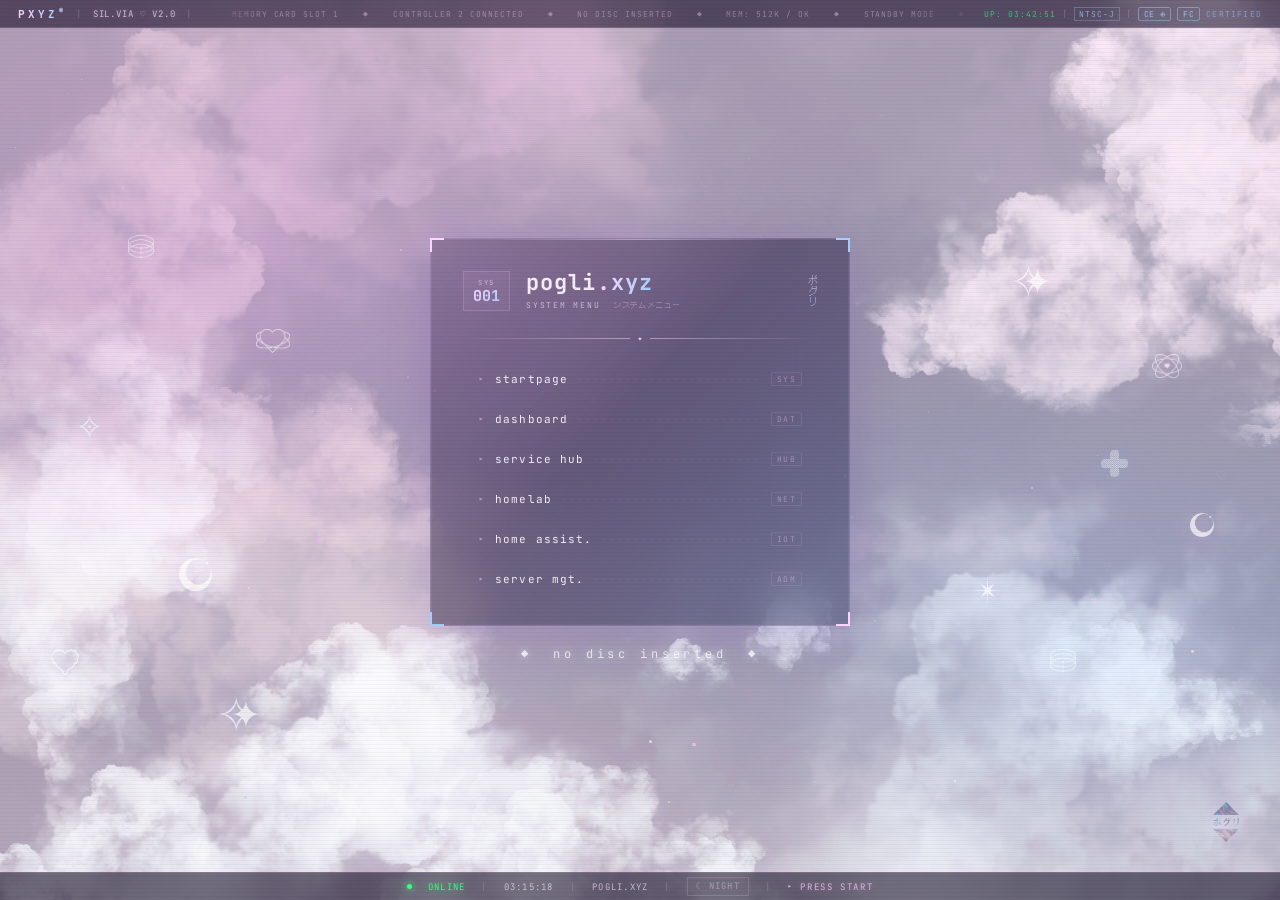
<file: index.html>
<!DOCTYPE html>
<html lang="en">
    <!-- Created by Pogli - pogli.xyz -->

<head>
    <meta charset="UTF-8">
    <meta name="viewport" content="width=device-width, initial-scale=1.0">
    <title>pogli.xyz</title>
    <link rel="preconnect" href="https://fonts.googleapis.com">
    <link rel="preconnect" href="https://fonts.gstatic.com" crossorigin>
    <link href="https://fonts.googleapis.com/css2?family=JetBrains+Mono:wght@300;400;700&family=DotGothic16&family=Audiowide&display=swap" rel="stylesheet">
    <link rel="icon" type="image/x-icon" href="/img/icon.png">
    <link rel="stylesheet" href="styles.css">
    <link rel="stylesheet" href="boot.css">
    <script src="scripts.js" defer></script>
    <script src="boot.js" defer></script>
</head>
<body>
    <script>if(localStorage.getItem('pxyz-dark')==='true')document.body.classList.add('dark-mode')</script>
    <div class="theme-overlay" aria-hidden="true"></div>

    <!-- ── Boot sequence overlay — the PS2 void as a soft memory ──
         Inert (display:none) unless boot.js is running: see boot.css. -->
    <div id="bootscreen" class="boot" aria-hidden="true">
        <div class="boot-void">
            <div class="boot-nebula"></div>
            <div class="boot-drift"></div>

            <!-- the rising memory towers and drifting orbs; geometry per
                 element lives in boot.css nth-child rules -->
            <div class="boot-towers"><i></i><i></i><i></i><i></i><i></i><i></i><i></i><i></i><i></i></div>
            <div class="boot-orbs"><i></i><i></i><i></i><i></i><i></i><i></i></div>

            <div class="boot-stage">
                <section class="boot-sce">
                    <div class="sce-name">sil.via ♡</div>
                    <div class="sce-sub">A CHAO HUB</div>
                </section>

                <section class="boot-logo">
                    <div class="boot-halo"></div>
                    <div class="boot-logo-text"><span class="boot-char">P</span><span class="boot-char">O</span><span class="boot-char">G</span><span class="boot-char">L</span><span class="boot-char">I</span><span class="boot-char">.</span><span class="boot-char">X</span><span class="boot-char">Y</span><span class="boot-char">Z</span></div>
                    <div class="boot-bar"></div>
                    <div class="boot-jp">おもいでを読み込んでいます</div>
                    <div class="boot-licence">◆&nbsp;&nbsp;NTSC-J&nbsp;&nbsp;◆&nbsp;&nbsp;MEMORY CARD SLOT 1&nbsp;&nbsp;◆</div>
                </section>
            </div>

            <div class="boot-haze"></div>
            <div class="boot-vignette"></div>
            <div class="boot-dawn"></div>
        </div>
        <div class="boot-skip">▸&nbsp;&nbsp;PRESS ANY BUTTON TO SKIP</div>
    </div>

    <!-- Top chrome bar -->
    <header class="chrome-bar chrome-top">
        <span class="chrome-logo">PXYZ<span class="chrome-reg">®</span></span>
        <span class="chrome-sep">|</span>
        <span class="chrome-label">sil.via ♡ v2.0</span>
        <span class="chrome-sep">|</span>
        <div class="ticker-wrap" aria-hidden="true">
            <div class="ticker">
                <span>◆&nbsp;&nbsp;&nbsp;&nbsp;WELCOME&nbsp;&nbsp;&nbsp;&nbsp;◆&nbsp;&nbsp;&nbsp;&nbsp;NO DISC INSERTED&nbsp;&nbsp;&nbsp;&nbsp;◆&nbsp;&nbsp;&nbsp;&nbsp;MEM: 512K / OK&nbsp;&nbsp;&nbsp;&nbsp;◆&nbsp;&nbsp;&nbsp;&nbsp;SIGNAL: ████████░░&nbsp;&nbsp;&nbsp;&nbsp;◆&nbsp;&nbsp;&nbsp;&nbsp;STANDBY MODE&nbsp;&nbsp;&nbsp;&nbsp;</span>
                <span>◆&nbsp;&nbsp;&nbsp;&nbsp;WELCOME&nbsp;&nbsp;&nbsp;&nbsp;◆&nbsp;&nbsp;&nbsp;&nbsp;NO DISC INSERTED&nbsp;&nbsp;&nbsp;&nbsp;◆&nbsp;&nbsp;&nbsp;&nbsp;MEM: 512K / OK&nbsp;&nbsp;&nbsp;&nbsp;◆&nbsp;&nbsp;&nbsp;&nbsp;SIGNAL: ████████░░&nbsp;&nbsp;&nbsp;&nbsp;◆&nbsp;&nbsp;&nbsp;&nbsp;STANDBY MODE&nbsp;&nbsp;&nbsp;&nbsp;</span>
            </div>
        </div>
        <div class="chrome-right">
            <span class="chrome-uptime" id="uptime">UP: 00:00:00</span>
            <span class="chrome-sep">|</span>
            <span class="chrome-region">NTSC-J</span>
            <span class="chrome-sep">|</span>
            <span class="chrome-cert">CE ⊕</span>
            <span class="chrome-cert">FC</span>
            <span class="chrome-cert-label">CERTIFIED</span>
        </div>
    </header>

    <!-- Ambient layers (populated by JS) -->
    <div class="orbs"      aria-hidden="true"></div>
    <div class="particles" aria-hidden="true"></div>
    <div class="stars"     aria-hidden="true"></div>

    <!-- Corner logo stamp -->
    <img class="logo-stamp" src="img/logo.png" aria-hidden="true" alt="">

    <!-- Main content -->
    <main class="main">
        <div class="console-wrap">
        <div class="console-frame">

            <!-- Corner brackets -->
            <div class="corner corner-tl"></div>
            <div class="corner corner-tr"></div>
            <div class="corner corner-bl"></div>
            <div class="corner corner-br"></div>

            <!-- System header -->
            <div class="sys-header">
                <div class="sys-id">
                    <span class="sys-id-label">SYS</span>
                    <span class="sys-id-value">001</span>
                </div>
                <div class="sys-title-wrap">
                    <h1 class="sys-title">pogli<span class="sys-title-accent">.xyz</span></h1>
                    <p class="sys-subtitle">SYSTEM&nbsp;MENU&nbsp;<span class="sys-subtitle-jp">システムメニュー</span></p>
                </div>
                <div class="sys-jp" aria-hidden="true">ポグリ</div>
            </div>

            <div class="divider-line"><span class="divider-gem">✦</span></div>

            <!-- Menu -->
            <nav class="sys-menu">
                <a href="p/startpage.html" class="menu-item">
                    <span class="item-bullet">▸</span>
                    <span class="item-label">STARTPAGE</span>
                    <span class="item-fill"></span>
                    <span class="item-tag">SYS</span>
                </a>
                <a href="https://poglipi.yak-diatonic.ts.net:9090/p/dash/" class="menu-item">
                    <span class="item-bullet">▸</span>
                    <span class="item-label">DASHBOARD</span>
                    <span class="item-fill"></span>
                    <span class="item-tag">DAT</span>
                </a>
                <a href="https://poglipi.yak-diatonic.ts.net:9090/p/hub.html" class="menu-item">
                    <span class="item-bullet">▸</span>
                    <span class="item-label">SERVICE&nbsp;HUB</span>
                    <span class="item-fill"></span>
                    <span class="item-tag">HUB</span>
                </a>
                <a href="https://poglipi.yak-diatonic.ts.net:9119/" class="menu-item">
                    <span class="item-bullet">▸</span>
                    <span class="item-label">HOMELAB</span>
                    <span class="item-fill"></span>
                    <span class="item-tag">NET</span>
                </a>
                <a href="https://xyzserver.yak-diatonic.ts.net:8123/" class="menu-item">
                    <span class="item-bullet">▸</span>
                    <span class="item-label">HOME&nbsp;ASSIST.</span>
                    <span class="item-fill"></span>
                    <span class="item-tag">IOT</span>
                </a>
                <a href="https://xyzserver.yak-diatonic.ts.net:8443/" class="menu-item">
                    <span class="item-bullet">▸</span>
                    <span class="item-label">SERVER&nbsp;MGT.</span>
                    <span class="item-fill"></span>
                    <span class="item-tag">ADM</span>
                </a>
            </nav>

        </div>

        <div class="no-disc" aria-hidden="true">◆&nbsp;&nbsp;NO DISC INSERTED&nbsp;&nbsp;◆</div>
        </div>
    </main>

    <!-- Bottom status bar -->
    <footer class="chrome-bar chrome-bottom">
        <span class="status-dot"></span>
        <span class="status-text online">ONLINE</span>
        <span class="chrome-sep">|</span>
        <span class="status-text" id="clock">--:--:--</span>
        <span class="chrome-sep">|</span>
        <span class="status-text">pogli.xyz</span>
        <span class="chrome-sep">|</span>
        <button class="theme-toggle">☾ NIGHT</button>
        <span class="chrome-sep">|</span>
        <!-- Replays the boot sequence on demand (boot.js). Dead without JS,
             same as the theme toggle above it. -->
        <button type="button" class="press-start" title="Replay the boot sequence"><span aria-hidden="true">▸</span> PRESS START</button>
    </footer>

</body>
</html>
</file>
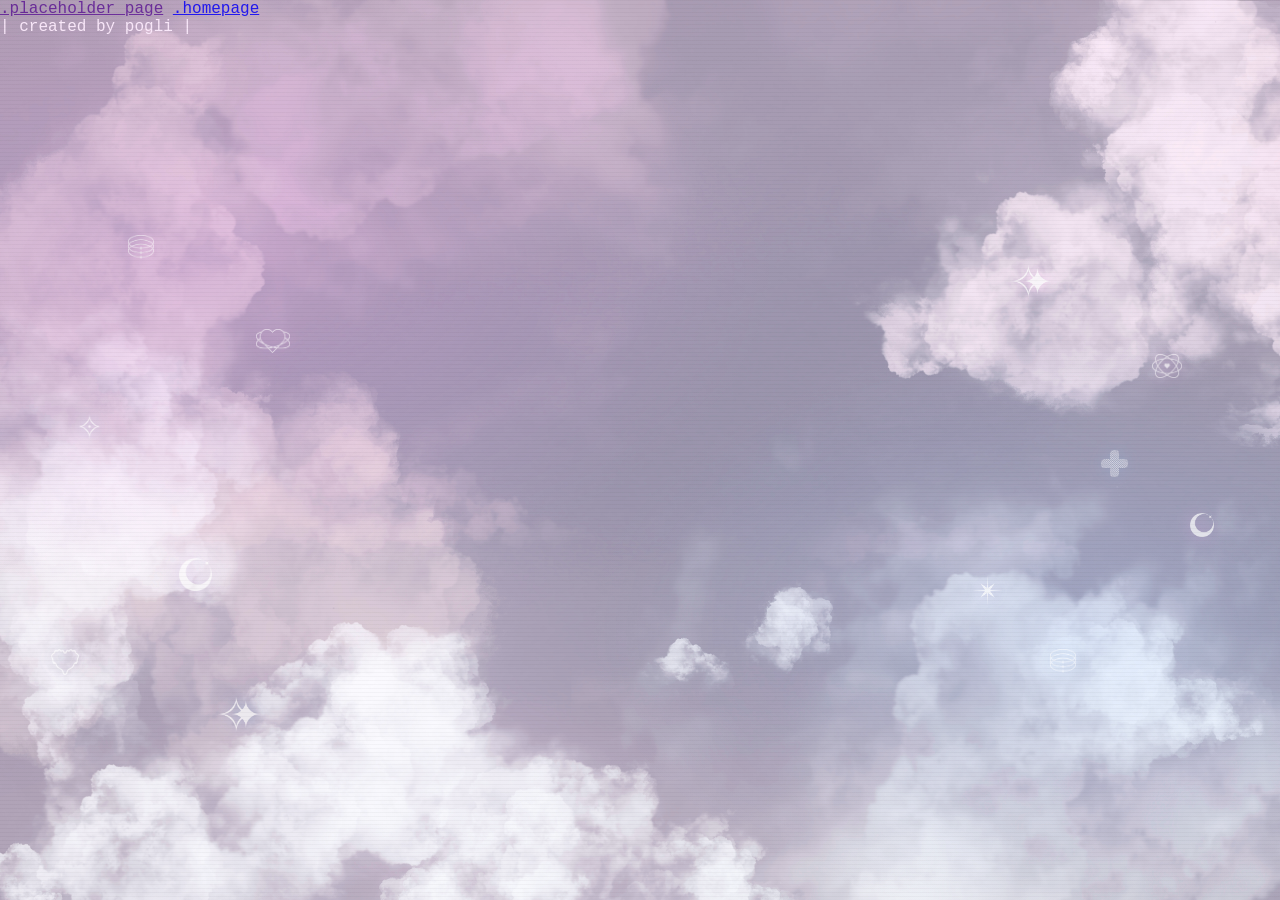
<file: placeholder.html>
<!DOCTYPE html>
<html lang="en">
    <!-- Created by Pogli - pogli.xyz -->
    <!-- im shit at css, dont look pls -->
    <!-- +----------------------------------------------------------------------------+-->
    <!-- |.########...#######...######...##.......####.....##.....##.##....##.########|-->
    <!-- |.##.....##.##.....##.##....##..##........##.......##...##...##..##.......##.|-->
    <!-- |.##.....##.##.....##.##........##........##........##.##.....####.......##..|-->
    <!-- |.########..##.....##.##...####.##........##.........###.......##.......##...|-->
    <!-- |.##........##.....##.##....##..##........##........##.##......##......##....|-->
    <!-- |.##........##.....##.##....##..##........##..###..##...##.....##.....##.....|-->
    <!-- |.##.........#######...######...########.####.###.##.....##....##....########|-->
    <!-- +----------------------------------------------------------------------------+-->

<head>
    <meta charset="UTF-8">
    <meta name="viewport" content="width=device-width, initial-scale=1.0">
    <title>pogli.xyz</title>
    <link rel="stylesheet" href="styles.css">
    <script src="scripts.js" defer></script>
</head>
<body>
    <div class="square">
        <a href="">.placeholder page</a>
        <a href="https://pogli,xyz">.homepage</a>
    </div>
    <footer>
        <p class="footer-text">| created by pogli |</p>
    </footer>
</body>

</html>
</file>
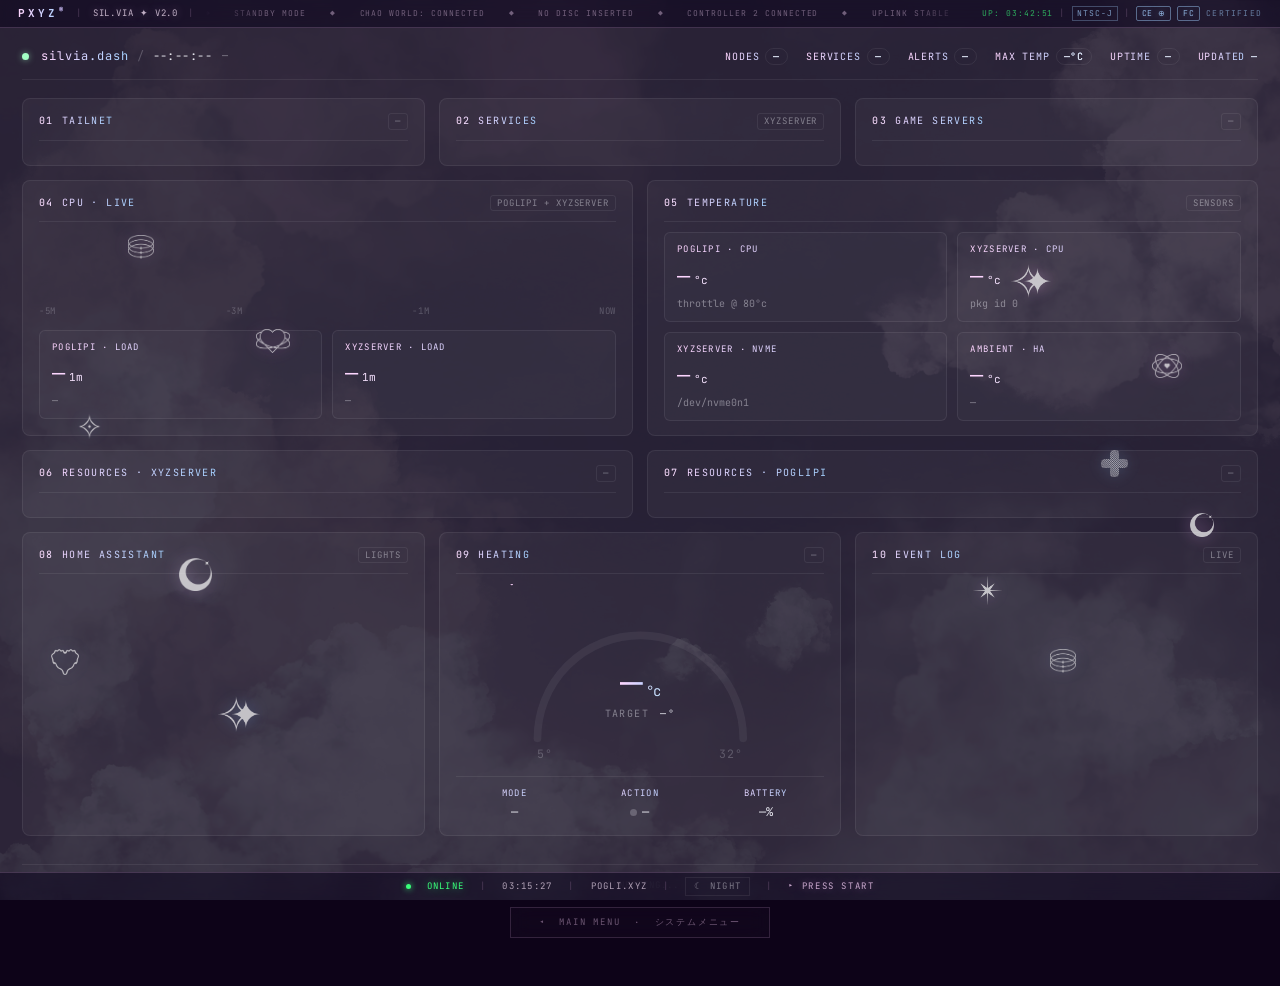
<file: p/dashboard.html>
<!DOCTYPE html>
<html lang="en">
<!-- Created by Pogli - pogli.xyz -->

<head>
    <meta charset="UTF-8">
    <meta name="viewport" content="width=device-width, initial-scale=1.0">
    <title>silvia.dash</title>
    <link rel="preconnect" href="https://fonts.googleapis.com">
    <link rel="preconnect" href="https://fonts.gstatic.com" crossorigin>
    <link href="https://fonts.googleapis.com/css2?family=JetBrains+Mono:wght@300;400&family=DotGothic16&display=swap" rel="stylesheet">
    <link rel="icon" type="image/x-icon" href="/img/icon.png">
    <link rel="stylesheet" href="css/dashboard.css">
</head>
<body>
    <script>if(localStorage.getItem('pxyz-dark')==='true')document.body.classList.add('dark-mode')</script>
    <div class="theme-overlay" aria-hidden="true"></div>

<!-- Top chrome bar -->
<header class="chrome-bar chrome-top">
    <span class="chrome-logo">PXYZ<span class="chrome-reg">®</span></span>
    <span class="chrome-sep">|</span>
    <span class="chrome-label">sil.via ✦ v2.0</span>
    <span class="chrome-sep">|</span>
    <div class="ticker-wrap" aria-hidden="true">
        <div class="ticker">
            <span>◆&nbsp;&nbsp;&nbsp;&nbsp;WELCOME&nbsp;&nbsp;&nbsp;&nbsp;◆&nbsp;&nbsp;&nbsp;&nbsp;NO DISC INSERTED&nbsp;&nbsp;&nbsp;&nbsp;◆&nbsp;&nbsp;&nbsp;&nbsp;MEM: 512K / OK&nbsp;&nbsp;&nbsp;&nbsp;◆&nbsp;&nbsp;&nbsp;&nbsp;SIGNAL: ████████░░&nbsp;&nbsp;&nbsp;&nbsp;◆&nbsp;&nbsp;&nbsp;&nbsp;STANDBY MODE&nbsp;&nbsp;&nbsp;&nbsp;</span>
            <span>◆&nbsp;&nbsp;&nbsp;&nbsp;WELCOME&nbsp;&nbsp;&nbsp;&nbsp;◆&nbsp;&nbsp;&nbsp;&nbsp;NO DISC INSERTED&nbsp;&nbsp;&nbsp;&nbsp;◆&nbsp;&nbsp;&nbsp;&nbsp;MEM: 512K / OK&nbsp;&nbsp;&nbsp;&nbsp;◆&nbsp;&nbsp;&nbsp;&nbsp;SIGNAL: ████████░░&nbsp;&nbsp;&nbsp;&nbsp;◆&nbsp;&nbsp;&nbsp;&nbsp;STANDBY MODE&nbsp;&nbsp;&nbsp;&nbsp;</span>
        </div>
    </div>
    <div class="chrome-right">
        <span class="chrome-uptime-d" id="d-uptime">UP: 00:00:00</span>
        <span class="chrome-sep">|</span>
        <span class="chrome-region">NTSC-J</span>
        <span class="chrome-sep">|</span>
        <span class="chrome-cert">CE ⊕</span>
        <span class="chrome-cert">FC</span>
        <span class="chrome-cert-label">CERTIFIED</span>
    </div>
</header>

<svg width="0" height="0" style="position:absolute">
    <defs>
        <linearGradient id="grad" x1="0" y1="0" x2="1" y2="0">
            <stop offset="0%" stop-color="#ffd6ff"/>
            <stop offset="100%" stop-color="#a3d0ff"/>
        </linearGradient>
        <linearGradient id="gradFill" x1="0" y1="0" x2="0" y2="1">
            <stop offset="0%" stop-color="#a3d0ff" stop-opacity="0.25"/>
            <stop offset="100%" stop-color="#a3d0ff" stop-opacity="0"/>
        </linearGradient>
    </defs>
</svg>

<div class="topbar">
    <div class="brand">
        <span class="pulse" id="m-pulse"></span>
        <span class="accent">silvia.dash</span>
        <span class="slash">/</span>
        <span id="m-clock" class="clock">--:--:--</span>
        <span class="date" id="m-date">—</span>
    </div>
    <div class="topbar-meta">
        <span class="pop-wrap">nodes<button id="m-nodes" class="badge pill" aria-haspopup="true" aria-expanded="false">—</button>
            <div class="pop" id="m-nodes-pop" hidden>
                <div class="pop-head"><span class="pop-title">tailnet · devices</span><span class="pop-count" id="m-nodes-popcount">—</span></div>
                <div class="pop-body" id="m-nodes-list"></div>
            </div>
        </span>
        <span class="pop-wrap">services<button id="m-services" class="badge pill" aria-haspopup="true" aria-expanded="false">—</button>
            <div class="pop" id="m-services-pop" hidden>
                <div class="pop-head"><span class="pop-title">xyzserver · services</span><span class="pop-count" id="m-services-popcount">—</span></div>
                <div class="pop-body" id="m-services-list"></div>
            </div>
        </span>
        <span class="pop-wrap">alerts<button id="m-alerts" class="badge" aria-haspopup="true" aria-expanded="false">—</button>
            <div class="pop" id="m-alerts-pop" hidden>
                <div class="pop-head"><span class="pop-title">active alerts</span><span class="pop-count" id="m-alerts-popcount">0</span></div>
                <div class="pop-body" id="m-alerts-list"></div>
            </div>
        </span>
        <span class="pop-wrap">max temp<button id="m-maxtemp" class="badge pill" aria-haspopup="true" aria-expanded="false">—°c</button>
            <div class="pop" id="m-maxtemp-pop" hidden>
                <div class="pop-head"><span class="pop-title">temperature · sensors</span><span class="pop-count" id="m-maxtemp-popcount">—</span></div>
                <div class="pop-body" id="m-maxtemp-list"></div>
            </div>
        </span>
        <span class="pop-wrap">uptime<button id="m-uptime" class="badge pill" aria-haspopup="true" aria-expanded="false">—</button>
            <div class="pop" id="m-uptime-pop" hidden>
                <div class="pop-head"><span class="pop-title">host · uptime</span><span class="pop-count" id="m-uptime-popcount">—</span></div>
                <div class="pop-body" id="m-uptime-list"></div>
            </div>
        </span>
        <span>updated<b id="m-updated">—</b></span>
    </div>
</div>

<div class="grid">

    <div class="widget span-4">
        <div class="w-head">
            <div class="w-title"><span class="num">01</span>tailnet</div>
            <div class="w-tag" id="t-tailnet-tag">—</div>
        </div>
        <div class="row-list" id="t-tailnet"></div>
    </div>

    <div class="widget span-4">
        <div class="w-head">
            <div class="w-title"><span class="num">02</span>services</div>
            <div class="w-tag">xyzserver</div>
        </div>
        <div class="row-list" id="t-services"></div>
    </div>

    <div class="widget span-4">
        <div class="w-head">
            <div class="w-title"><span class="num">03</span>game servers</div>
            <div class="w-tag" id="t-games-tag">—</div>
        </div>
        <div class="row-list" id="t-games"></div>
    </div>

    <div class="widget span-6">
        <div class="w-head">
            <div class="w-title"><span class="num">04</span>cpu · live</div>
            <div class="w-tag">poglipi + xyzserver</div>
        </div>
        <svg class="chart" viewBox="0 0 400 64" preserveAspectRatio="none">
            <path id="t-chart-fill" class="fill" d=""/>
            <path id="t-chart-line" d=""/>
        </svg>
        <div class="chart-legend">
            <span>-5m</span><span>-3m</span><span>-1m</span><span>now</span>
        </div>
        <div class="metric-grid" style="margin-top:12px">
            <div class="metric">
                <div class="label">poglipi · load</div>
                <div class="value"><span id="t-pogli-load">—</span><span class="unit">1m</span></div>
                <div class="sub" id="t-pogli-load-sub">—</div>
            </div>
            <div class="metric">
                <div class="label">xyzserver · load</div>
                <div class="value"><span id="t-xyz-load">—</span><span class="unit">1m</span></div>
                <div class="sub" id="t-xyz-load-sub">—</div>
            </div>
        </div>
    </div>

    <div class="widget span-6">
        <div class="w-head">
            <div class="w-title"><span class="num">05</span>temperature</div>
            <div class="w-tag">sensors</div>
        </div>
        <div class="metric-grid">
            <div class="metric">
                <div class="label">poglipi · cpu</div>
                <div class="value"><span id="t-pogli-temp">—</span><span class="unit">°c</span></div>
                <div class="sub" id="t-pogli-temp-sub">throttle @ 80°c</div>
            </div>
            <div class="metric">
                <div class="label">xyzserver · cpu</div>
                <div class="value"><span id="t-xyz-temp">—</span><span class="unit">°c</span></div>
                <div class="sub" id="t-xyz-temp-sub">pkg id 0</div>
            </div>
            <div class="metric">
                <div class="label">xyzserver · nvme</div>
                <div class="value"><span id="t-nvme-temp">—</span><span class="unit">°c</span></div>
                <div class="sub" id="t-nvme-temp-sub">/dev/nvme0n1</div>
            </div>
            <div class="metric">
                <div class="label">ambient · ha</div>
                <div class="value"><span id="t-ambient">—</span><span class="unit">°c</span></div>
                <div class="sub" id="t-ambient-sub">—</div>
            </div>
        </div>
    </div>

    <div class="widget span-6">
        <div class="w-head">
            <div class="w-title"><span class="num">06</span>resources · xyzserver</div>
            <div class="w-tag" id="t-xyz-uptime">—</div>
        </div>
        <div id="t-xyz-bars"></div>
    </div>

    <div class="widget span-6">
        <div class="w-head">
            <div class="w-title"><span class="num">07</span>resources · poglipi</div>
            <div class="w-tag" id="t-pogli-uptime">—</div>
        </div>
        <div id="t-pogli-bars"></div>
    </div>

    <div class="widget span-4">
        <div class="w-head">
            <div class="w-title"><span class="num">08</span>home assistant</div>
            <div class="w-tag">lights</div>
        </div>
        <div class="row-list" id="t-lights"></div>
    </div>

    <div class="widget span-4">
        <div class="w-head">
            <div class="w-title"><span class="num">09</span>heating</div>
            <div class="w-tag" id="t-heat-tag">—</div>
        </div>
        <div class="dial-wrap">
            <svg class="dial" viewBox="0 0 200 140" preserveAspectRatio="xMidYMid meet">
                <defs>
                    <linearGradient id="dialGrad" x1="0" y1="0" x2="1" y2="0">
                        <stop offset="0%" stop-color="#a3d0ff"/>
                        <stop offset="100%" stop-color="#ffd6ff"/>
                    </linearGradient>
                </defs>
                <!-- track -->
                <path d="M 20 120 A 80 80 0 0 1 180 120"
                      fill="none" stroke="rgba(255,255,255,0.06)" stroke-width="6" stroke-linecap="round"/>
                <!-- progress arc -->
                <path id="t-heat-arc" d="" fill="none" stroke="url(#dialGrad)" stroke-width="6" stroke-linecap="round"/>
                <!-- target tick -->
                <line id="t-heat-target-tick" x1="0" y1="0" x2="0" y2="0"
                      stroke="rgba(255,214,255,0.85)" stroke-width="2" stroke-linecap="round"/>
                <!-- min/max labels -->
                <text x="20"  y="135" class="dial-tick">5°</text>
                <text x="180" y="135" class="dial-tick" text-anchor="end">32°</text>
            </svg>
            <div class="dial-center">
                <div class="dial-current"><span id="t-heat-current">—</span><span class="dial-unit">°c</span></div>
                <div class="dial-target">target <b id="t-heat-target">—°</b></div>
            </div>
        </div>
        <div class="heat-meta">
            <div class="heat-cell">
                <div class="label">mode</div>
                <div class="val" id="t-heat-mode">—</div>
            </div>
            <div class="heat-cell">
                <div class="label">action</div>
                <div class="val" id="t-heat-action"><span class="dot idle"></span>—</div>
            </div>
            <div class="heat-cell">
                <div class="label">battery</div>
                <div class="val" id="t-heat-battery">—%</div>
            </div>
        </div>
    </div>

    <div class="widget span-4">
        <div class="w-head">
            <div class="w-title"><span class="num">10</span>event log</div>
            <div class="w-tag" id="t-log-tag">live</div>
        </div>
        <div class="row-list" id="t-events"></div>
    </div>

</div>

<div class="footer">
    <span id="t-status">connecting...</span>
    <a href="../index.html" class="dash-back-btn">◂&nbsp;&nbsp;MAIN&nbsp;MENU&nbsp;&nbsp;·&nbsp;&nbsp;システムメニュー</a>
</div>

<!-- Bottom chrome bar -->
<footer class="chrome-bar chrome-bottom">
    <span class="status-dot"></span>
    <span class="status-text online">ONLINE</span>
    <span class="chrome-sep">|</span>
    <span class="status-text" id="clock">--:--:--</span>
    <span class="chrome-sep">|</span>
    <span class="status-text">pogli.xyz</span>
    <span class="chrome-sep">|</span>
    <button class="theme-toggle">☾ NIGHT</button>
    <span class="chrome-sep">|</span>
    <span class="press-start">▸ PRESS START</span>
</footer>

<script src="https://poglipi.yak-diatonic.ts.net:9090/p/js/config.js" defer></script>
<script src="https://poglipi.yak-diatonic.ts.net:9090/p/js/dashboard.js" defer></script>
<script src="../scripts.js" defer></script>

</body>
</html>
</file>
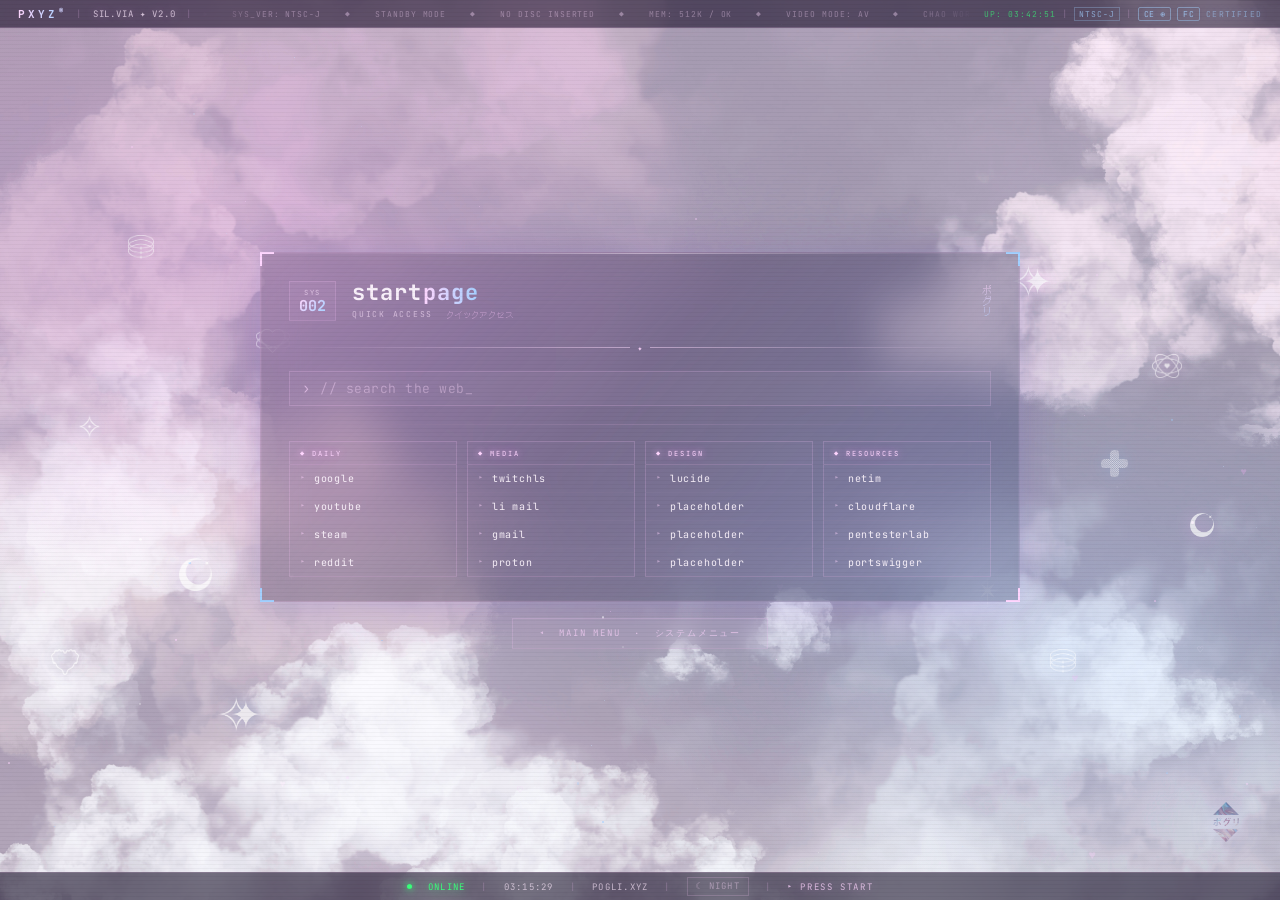
<file: p/startpage.html>
<!DOCTYPE html>
<html lang="en">
<!-- Created by Pogli - pogli.xyz -->

<head>
    <meta charset="UTF-8">
    <meta name="viewport" content="width=device-width, initial-scale=1.0">
    <title>pogli.xyz · startpage</title>
    <link rel="preconnect" href="https://fonts.googleapis.com">
    <link rel="preconnect" href="https://fonts.gstatic.com" crossorigin>
    <link href="https://fonts.googleapis.com/css2?family=JetBrains+Mono:wght@300;400;700&family=DotGothic16&display=swap" rel="stylesheet">
    <link rel="icon" type="image/x-icon" href="/img/icon.png">
    <link rel="stylesheet" href="../styles.css">
    <link rel="stylesheet" href="css/startpage.css">
    <script src="../scripts.js" defer></script>
</head>
<body class="startpage">
    <script>if(localStorage.getItem('pxyz-dark')==='true')document.body.classList.add('dark-mode')</script>
    <div class="theme-overlay" aria-hidden="true"></div>

    <!-- Top chrome bar -->
    <header class="chrome-bar chrome-top">
        <span class="chrome-logo">PXYZ<span class="chrome-reg">®</span></span>
        <span class="chrome-sep">|</span>
        <span class="chrome-label">sil.via ✦ v2.0</span>
        <span class="chrome-sep">|</span>
        <div class="ticker-wrap" aria-hidden="true">
            <div class="ticker">
                <span>◆&nbsp;&nbsp;&nbsp;&nbsp;WELCOME&nbsp;&nbsp;&nbsp;&nbsp;◆&nbsp;&nbsp;&nbsp;&nbsp;NO DISC INSERTED&nbsp;&nbsp;&nbsp;&nbsp;◆&nbsp;&nbsp;&nbsp;&nbsp;MEM: 512K / OK&nbsp;&nbsp;&nbsp;&nbsp;◆&nbsp;&nbsp;&nbsp;&nbsp;SIGNAL: ████████░░&nbsp;&nbsp;&nbsp;&nbsp;◆&nbsp;&nbsp;&nbsp;&nbsp;STANDBY MODE&nbsp;&nbsp;&nbsp;&nbsp;</span>
                <span>◆&nbsp;&nbsp;&nbsp;&nbsp;WELCOME&nbsp;&nbsp;&nbsp;&nbsp;◆&nbsp;&nbsp;&nbsp;&nbsp;NO DISC INSERTED&nbsp;&nbsp;&nbsp;&nbsp;◆&nbsp;&nbsp;&nbsp;&nbsp;MEM: 512K / OK&nbsp;&nbsp;&nbsp;&nbsp;◆&nbsp;&nbsp;&nbsp;&nbsp;SIGNAL: ████████░░&nbsp;&nbsp;&nbsp;&nbsp;◆&nbsp;&nbsp;&nbsp;&nbsp;STANDBY MODE&nbsp;&nbsp;&nbsp;&nbsp;</span>
            </div>
        </div>
        <div class="chrome-right">
            <span class="chrome-uptime" id="uptime">UP: 00:00:00</span>
            <span class="chrome-sep">|</span>
            <span class="chrome-region">NTSC-J</span>
            <span class="chrome-sep">|</span>
            <span class="chrome-cert">CE ⊕</span>
            <span class="chrome-cert">FC</span>
            <span class="chrome-cert-label">CERTIFIED</span>
        </div>
    </header>

    <!-- Ambient layers (populated by JS) -->
    <div class="orbs"      aria-hidden="true"></div>
    <div class="particles" aria-hidden="true"></div>
    <div class="stars"     aria-hidden="true"></div>

    <!-- Corner logo stamp -->
    <img class="logo-stamp" src="../img/logo.png" aria-hidden="true" alt="">

    <!-- Main content -->
    <main class="sp-main">
        <div class="console-wrap">
            <div class="sp-console">

                <!-- Corner brackets -->
                <div class="corner corner-tl"></div>
                <div class="corner corner-tr"></div>
                <div class="corner corner-bl"></div>
                <div class="corner corner-br"></div>

                <!-- Header -->
                <div class="sys-header">
                    <div class="sys-id">
                        <span class="sys-id-label">SYS</span>
                        <span class="sys-id-value">002</span>
                    </div>
                    <div class="sys-title-wrap">
                        <h1 class="sys-title">start<span class="sys-title-accent">page</span></h1>
                        <p class="sys-subtitle">QUICK&nbsp;ACCESS&nbsp;<span class="sys-subtitle-jp">クイックアクセス</span></p>
                    </div>
                    <div class="sys-jp" aria-hidden="true">ポグリ</div>
                </div>

                <!-- Search -->
                <div class="divider-line"><span class="divider-gem">✦</span></div>

                <form class="sp-search-wrap" method="get" action="https://www.google.com/search">
                    <span class="sp-search-prefix">›</span>
                    <input class="sp-search" name="q" autocomplete="off" type="text" placeholder="// search the web_">
                </form>

                <div class="sp-inner-divider"></div>

                <!-- Link groups -->
                <div class="sp-groups">

                    <div class="sp-group">
                        <div class="sp-group-label">◆ DAILY</div>
                        <a href="https://www.google.com"       class="sp-link"><span class="item-bullet">▸</span><span>google</span></a>
                        <a href="https://youtube.com"          class="sp-link"><span class="item-bullet">▸</span><span>youtube</span></a>
                        <a href="https://steamcommunity.com/id/poglixyz" class="sp-link"><span class="item-bullet">▸</span><span>steam</span></a>
                        <a href="https://www.reddit.com"       class="sp-link"><span class="item-bullet">▸</span><span>reddit</span></a>
                    </div>

                    <div class="sp-group">
                        <div class="sp-group-label">◆ MEDIA</div>
                        <a href="https://www.twitchls.com/"        class="sp-link"><span class="item-bullet">▸</span><span>twitchls</span></a>
                        <a href="https://mail.cock.li/"            class="sp-link"><span class="item-bullet">▸</span><span>li mail</span></a>
                        <a href="https://mail.google.com"          class="sp-link"><span class="item-bullet">▸</span><span>gmail</span></a>
                        <a href="https://account.proton.me/mail"   class="sp-link"><span class="item-bullet">▸</span><span>proton</span></a>
                    </div>

                    <div class="sp-group">
                        <div class="sp-group-label">◆ DESIGN</div>
                        <a href="https://lucide.dev/icons/"        class="sp-link"><span class="item-bullet">▸</span><span>lucide</span></a>
                        <a href="#" class="sp-link"><span class="item-bullet">▸</span><span>placeholder</span></a>
                        <a href="#" class="sp-link"><span class="item-bullet">▸</span><span>placeholder</span></a>
                        <a href="#" class="sp-link"><span class="item-bullet">▸</span><span>placeholder</span></a>
                    </div>

                    <div class="sp-group">
                        <div class="sp-group-label">◆ RESOURCES</div>
                        <a href="https://www.netim.com/"                        class="sp-link"><span class="item-bullet">▸</span><span>netim</span></a>
                        <a href="https://dash.cloudflare.com"                   class="sp-link"><span class="item-bullet">▸</span><span>cloudflare</span></a>
                        <a href="https://pentesterlab.com/"                     class="sp-link"><span class="item-bullet">▸</span><span>pentesterlab</span></a>
                        <a href="https://portswigger.net/web-security"          class="sp-link"><span class="item-bullet">▸</span><span>portswigger</span></a>
                    </div>

                </div>

            </div>

            <a href="../index.html" class="back-btn">◂&nbsp;&nbsp;MAIN&nbsp;MENU&nbsp;&nbsp;·&nbsp;&nbsp;システムメニュー</a>
        </div>
    </main>

    <!-- Bottom chrome bar -->
    <footer class="chrome-bar chrome-bottom">
        <span class="status-dot"></span>
        <span class="status-text online">ONLINE</span>
        <span class="chrome-sep">|</span>
        <span class="status-text" id="clock">--:--:--</span>
        <span class="chrome-sep">|</span>
        <span class="status-text">pogli.xyz</span>
        <span class="chrome-sep">|</span>
        <button class="theme-toggle">☾ NIGHT</button>
        <span class="chrome-sep">|</span>
        <span class="press-start">▸ PRESS START</span>
    </footer>

</body>
</html>
</file>
<file: styles.css>
@view-transition { navigation: auto; }

/* ── Page transitions ── */

/* Give shared elements their own transition layer so they appear stationary */
.chrome-bar.chrome-top    { view-transition-name: chrome-top; }
.chrome-bar.chrome-bottom { view-transition-name: chrome-bottom; }
.logo-stamp               { view-transition-name: logo-stamp; }

/* Root: slow dreamy cross-fade */
::view-transition-old(root) {
    animation: vt-out 0.5s ease forwards;
}
::view-transition-new(root) {
    animation: vt-in 0.5s ease forwards;
}

/* Chrome bars + logo stamp: completely static during transition */
::view-transition-old(chrome-top),
::view-transition-new(chrome-top),
::view-transition-old(chrome-bottom),
::view-transition-new(chrome-bottom),
::view-transition-old(logo-stamp),
::view-transition-new(logo-stamp) {
    animation: none;
    mix-blend-mode: normal;
}

@keyframes vt-out {
    from { opacity: 1; }
    to   { opacity: 0; }
}
@keyframes vt-in {
    from { opacity: 0; }
    to   { opacity: 1; }
}

*, *::before, *::after {
    box-sizing: border-box;
    margin: 0;
    padding: 0;
}

:root {
    --c-pink:         #ffd6ff;
    --c-blue:         #a3d0ff;
    --c-white:        #ffffff;
    --c-pink-dim:     rgba(255, 214, 255, 0.6);
    --c-blue-dim:     rgba(163, 208, 255, 0.6);
    --c-text:         rgba(255, 248, 255, 0.93);
    --c-muted:        rgba(255, 220, 255, 0.42);
    --c-border:       rgba(255, 200, 255, 0.18);
    --c-border-hi:    rgba(255, 220, 255, 0.48);
    --c-surface:      rgba(18, 6, 42, 0.42);
    --c-hover:        rgba(255, 214, 255, 0.07);
    --bar-h:          28px;
    --frame-w:        420px;
}

/* ── Base ── */

body {
    font-family: 'JetBrains Mono', 'Courier New', monospace;
    transition: color 0.8s ease;
    background-color: #c8b8d8;
    background-image: url('img/bg-clouds.jpg');
    background-size: cover;
    background-position: center center;
    background-attachment: fixed;
    color: var(--c-text);
    min-height: 100vh;
    display: flex;
    flex-direction: column;
    overflow: hidden;
    position: relative;
}

/* gradient colour wash over the clouds — slowly hue-drifts */
body::before {
    content: '';
    position: fixed;
    inset: 0;
    background:
        radial-gradient(ellipse 70% 55% at 15% 30%, rgba(255, 160, 255, 0.22) 0%, transparent 65%),
        radial-gradient(ellipse 60% 50% at 85% 70%, rgba(140, 190, 255, 0.2)  0%, transparent 65%),
        linear-gradient(160deg, rgba(255, 180, 255, 0.1) 0%, rgba(163, 208, 255, 0.08) 100%);
    pointer-events: none;
    z-index: 0;
    animation: bg-hue-drift 50s ease-in-out infinite;
    transition: background 1.5s ease;
}

@keyframes bg-hue-drift {
    0%   { filter: hue-rotate(0deg);   }
    50%  { filter: hue-rotate(16deg);  }
    100% { filter: hue-rotate(0deg);   }
}

/* subtle scanlines */
body::after {
    content: '';
    position: fixed;
    inset: 0;
    background: repeating-linear-gradient(
        0deg,
        transparent 0px,
        transparent 3px,
        rgba(0, 0, 0, 0.03) 3px,
        rgba(0, 0, 0, 0.03) 4px
    );
    pointer-events: none;
    z-index: 200;
}

/* ── Press start ── */

/* It's a <button> so it can replay the boot sequence from the keyboard
   (boot.js), but it must render as the plain blinking text it always was.
   Everything here past the original four properties exists only to undo the
   UA's form-control styling — font/line-height/text-transform/appearance are
   all reset by the UA sheet on buttons, and left alone they shift the footer
   by a pixel and drop 'Courier New' out of the fallback stack. Focus ring is
   left to the browser: it shows on keyboard focus only, so the resting
   appearance is untouched. */
.press-start {
    appearance: none;
    -webkit-appearance: none;
    background: none;
    border: 0;
    padding: 0;
    margin: 0;
    font: inherit;
    text-transform: inherit;
    cursor: pointer;
    font-size: 9px;
    letter-spacing: 0.18em;
    color: rgba(255, 214, 255, 0.75);
    text-shadow: 0 0 10px rgba(255, 180, 255, 0.4);
    animation: press-blink 2.8s ease-in-out infinite;
}

@keyframes press-blink {
    0%, 100% { opacity: 1; }
    45%, 55% { opacity: 0.08; }
}

/* ── Floating orbs (ambient glow blobs) ── */

.orbs {
    position: fixed;
    inset: 0;
    pointer-events: none;
    z-index: 1;
    overflow: hidden;
}

.orb {
    position: absolute;
    border-radius: 50%;
    filter: blur(60px);
    opacity: 0;
    animation: orb-drift linear infinite;
}

@keyframes orb-drift {
    0%   { opacity: 0;    transform: translateY(0)     scale(1);    }
    15%  { opacity: 1; }
    85%  { opacity: 1; }
    100% { opacity: 0;    transform: translateY(-120px) scale(1.1); }
}

/* ── Particles / dust ── */

.particles {
    position: fixed;
    inset: 0;
    pointer-events: none;
    z-index: 2;
    overflow: hidden;
}

@keyframes particle-rise {
    0%   { opacity: 0;    transform: translateY(0)      translateX(0); }
    10%  { opacity: 1; }
    90%  { opacity: 0.6; }
    100% { opacity: 0;    transform: translateY(-180px) translateX(var(--drift)); }
}

/* ── Stars ── */

.stars {
    position: fixed;
    inset: 0;
    pointer-events: none;
    z-index: 2;
}

@keyframes twinkle {
    0%, 100% { opacity: 1; }
    50%       { opacity: 0.1; }
}

/* ── Chrome bars ── */

.chrome-bar {
    position: fixed;
    left: 0;
    right: 0;
    height: var(--bar-h);
    display: flex;
    align-items: center;
    gap: 10px;
    padding: 0 18px;
    font-size: 9px;
    letter-spacing: 0.14em;
    text-transform: uppercase;
    color: var(--c-muted);
    background: rgba(12, 4, 28, 0.55);
    backdrop-filter: blur(14px) saturate(120%);
    z-index: 100;
    transition: background 1s ease, color 0.8s ease;
}

.chrome-top {
    top: 0;
    border-bottom: 1px solid var(--c-border);
}

.chrome-bottom {
    bottom: 0;
    border-top: 1px solid var(--c-border);
    justify-content: center;
    gap: 16px;
}

.chrome-logo {
    font-size: 11px;
    font-weight: 700;
    background: linear-gradient(90deg, var(--c-pink), var(--c-blue));
    -webkit-background-clip: text;
    background-clip: text;
    color: transparent;
    letter-spacing: 0.28em;
    flex-shrink: 0;
}

/* ── Scrolling ticker ── */

.ticker-wrap {
    flex: 1;
    overflow: hidden;
    min-width: 0;
    mask-image: linear-gradient(90deg, transparent, black 8%, black 92%, transparent);
    -webkit-mask-image: linear-gradient(90deg, transparent, black 8%, black 92%, transparent);
}

/* the actual animation is set by JS (pixel-precise, gap-free).
   keeping these properties so it has something to inherit before JS kicks in. */
.ticker {
    display: flex;
    white-space: nowrap;
}

.ticker span {
    font-size: 8px;
    letter-spacing: 0.12em;
    color: rgba(255, 220, 255, 0.38);
    flex-shrink: 0;
}

/* ── Uptime + region ── */

.chrome-uptime {
    font-size: 8px;
    letter-spacing: 0.12em;
    color: rgba(57, 255, 122, 0.65);
    flex-shrink: 0;
}

.chrome-region {
    font-size: 8px;
    letter-spacing: 0.12em;
    color: rgba(163, 208, 255, 0.7);
    border: 1px solid rgba(163, 208, 255, 0.3);
    padding: 1px 4px;
    flex-shrink: 0;
}

.chrome-reg {
    font-size: 7px;
    vertical-align: super;
    color: var(--c-pink-dim);
    -webkit-background-clip: unset;
    background-clip: unset;
    margin-left: 1px;
}

.chrome-sep {
    color: rgba(255, 200, 255, 0.25);
}

.chrome-label {
    letter-spacing: 0.1em;
    color: rgba(255, 235, 255, 0.72);
    text-shadow: 0 0 10px rgba(255, 200, 255, 0.4);
}

.chrome-right {
    display: flex;
    align-items: center;
    gap: 6px;
}

.chrome-cert {
    font-size: 8px;
    border: 1px solid rgba(163, 208, 255, 0.45);
    border-radius: 2px;
    padding: 1px 5px;
    color: rgba(163, 208, 255, 0.85);
    letter-spacing: 0.05em;
    text-shadow: 0 0 8px rgba(163, 208, 255, 0.5);
}

.chrome-cert-label {
    font-size: 8px;
    color: rgba(163, 208, 255, 0.55);
    letter-spacing: 0.15em;
    text-shadow: 0 0 8px rgba(163, 208, 255, 0.3);
}

.status-dot {
    width: 5px;
    height: 5px;
    border-radius: 50%;
    background: #39ff7a;
    box-shadow: 0 0 6px #39ff7a, 0 0 14px rgba(57, 255, 122, 0.5);
    flex-shrink: 0;
    animation: dot-pulse 2.8s ease-in-out infinite;
}

@keyframes dot-pulse {
    0%, 100% { opacity: 1;    box-shadow: 0 0 6px #39ff7a, 0 0 14px rgba(57, 255, 122, 0.5); }
    50%       { opacity: 0.25; box-shadow: 0 0 3px #39ff7a; }
}

.status-text       { color: rgba(255, 235, 255, 0.65); }
.status-text.muted { color: rgba(255, 200, 255, 0.22); }
.status-text.online { color: #39ff7a; text-shadow: 0 0 8px rgba(57, 255, 122, 0.5); }

/* ── Main ── */

.main {
    flex: 1;
    display: flex;
    justify-content: center;
    align-items: center;
    padding: calc(var(--bar-h) + 24px) 24px;
    position: relative;
    z-index: 3;
}

.console-wrap {
    display: flex;
    flex-direction: column;
    align-items: center;
    animation: console-float 7s ease-in-out 1.6s infinite;
}

/* ── Corner logo stamp ── */

.logo-stamp {
    position: fixed;
    bottom: calc(var(--bar-h) + 18px);
    right: 22px;
    width: 64px;
    height: 64px;
    object-fit: contain;
    mix-blend-mode: multiply;
    opacity: 0.6;
    filter: drop-shadow(0 0 12px rgba(180, 160, 255, 0.3));
    animation: frame-in 1.6s ease 2s both;
    z-index: 10;
    pointer-events: none;
}


/* ── Console Frame ── */

.console-frame {
    position: relative;
    width: var(--frame-w);
    background: var(--c-surface);
    border: 1px solid var(--c-border);
    padding: 32px 32px 28px;
    backdrop-filter: blur(22px) saturate(130%);
    -webkit-backdrop-filter: blur(22px) saturate(130%);
    transition: background 1s ease, border-color 0.8s ease, box-shadow 1s ease;
    box-shadow:
        0 0 0 1px rgba(255, 200, 255, 0.06) inset,
        0 8px 48px rgba(100, 40, 160, 0.2),
        0 2px 12px rgba(163, 208, 255, 0.1);
    animation: frame-in 1.2s ease 0.3s both;
}

@keyframes frame-in {
    from { opacity: 0; transform: translateY(18px) scale(0.97); }
    to   { opacity: 1; transform: translateY(0)    scale(1); }
}

@keyframes console-float {
    0%, 100% { transform: translateY(0px); }
    50%       { transform: translateY(-9px); }
}

/* static gradient edge glow */
.console-frame::before {
    content: '';
    position: absolute;
    inset: -1px;
    background: linear-gradient(135deg, rgba(255, 214, 255, 0.3), transparent 45%, rgba(163, 208, 255, 0.25) 100%);
    z-index: -1;
    opacity: 0.7;
    border-radius: inherit;
}

/* inner top highlight */
.console-frame::after {
    content: '';
    position: absolute;
    top: 0;
    left: 15%;
    right: 15%;
    height: 1px;
    background: linear-gradient(90deg, transparent, rgba(255, 240, 255, 0.4), transparent);
    pointer-events: none;
}

/* ── Corner Brackets ── */

.corner {
    position: absolute;
    width: 14px;
    height: 14px;
    z-index: 5;
}

.corner-tl { top: -1px;    left: -1px;   border-top:    2px solid var(--c-pink); border-left:   2px solid var(--c-pink); animation: corner-warm 5s ease-in-out infinite; }
.corner-tr { top: -1px;    right: -1px;  border-top:    2px solid var(--c-blue); border-right:  2px solid var(--c-blue); animation: corner-cool 5s ease-in-out 2.5s infinite; }
.corner-bl { bottom: -1px; left: -1px;   border-bottom: 2px solid var(--c-blue); border-left:   2px solid var(--c-blue); animation: corner-cool 5s ease-in-out 1.2s infinite; }
.corner-br { bottom: -1px; right: -1px;  border-bottom: 2px solid var(--c-pink); border-right:  2px solid var(--c-pink); animation: corner-warm 5s ease-in-out 3.7s infinite; }

@keyframes corner-warm {
    0%, 100% { opacity: 0.35; filter: none; }
    50%       { opacity: 1;   filter: drop-shadow(0 0 5px var(--c-pink)); }
}

@keyframes corner-cool {
    0%, 100% { opacity: 0.35; filter: none; }
    50%       { opacity: 1;   filter: drop-shadow(0 0 5px var(--c-blue)); }
}

/* ── System Header ── */

.sys-header {
    display: flex;
    align-items: center;
    gap: 16px;
    margin-bottom: 22px;
}

.sys-id {
    display: flex;
    flex-direction: column;
    align-items: center;
    gap: 2px;
    padding: 6px 9px;
    border: 1px solid var(--c-border);
    background: rgba(255, 200, 255, 0.05);
    flex-shrink: 0;
}

.sys-id-label {
    font-size: 7px;
    letter-spacing: 0.22em;
    color: rgba(255, 230, 255, 0.62);
    text-transform: uppercase;
}

.sys-id-value {
    font-size: 15px;
    font-weight: 700;
    background: linear-gradient(135deg, var(--c-pink), var(--c-blue));
    -webkit-background-clip: text;
    background-clip: text;
    color: transparent;
    line-height: 1;
}

.sys-title-wrap { flex: 1; }

.sys-title {
    font-size: 22px;
    font-weight: 700;
    letter-spacing: 0.05em;
    line-height: 1;
    color: var(--c-text);
}

.sys-title-accent {
    background: linear-gradient(90deg, var(--c-pink), var(--c-blue));
    -webkit-background-clip: text;
    background-clip: text;
    color: transparent;
}

.sys-subtitle {
    font-size: 8px;
    letter-spacing: 0.22em;
    color: rgba(255, 230, 255, 0.62);
    margin-top: 5px;
    display: flex;
    align-items: center;
    gap: 6px;
}

.sys-subtitle-jp {
    font-family: 'DotGothic16', monospace;
    color: rgba(255, 200, 255, 0.4);
    letter-spacing: 0.05em;
    font-size: 8px;
}

/* ── No disc ── */

.no-disc {
    margin-top: 20px;
    font-size: 12px;
    letter-spacing: 0.32em;
    text-transform: lowercase;
    color: rgba(255, 255, 255, 0.75);
    text-shadow: 0 0 10px rgba(255, 255, 255, 0.6), 0 0 24px rgba(255, 220, 255, 0.3);
    text-align: center;
    animation: no-disc-pulse 4.5s ease-in-out infinite, no-disc-in 1s ease 2.2s both;
    pointer-events: none;
    user-select: none;
}

@keyframes no-disc-pulse {
    0%, 100% { opacity: 1; }
    50%       { opacity: 0.18; }
}

@keyframes no-disc-in {
    from { opacity: 0; transform: translateY(12px); }
    to   { opacity: 1; transform: translateY(0); }
}

/* ── Back button (below console box) ── */

.back-btn {
    display: inline-flex;
    align-items: center;
    justify-content: center;
    gap: 8px;
    margin-top: 16px;
    padding: 8px 26px;
    font-family: 'JetBrains Mono', monospace;
    font-size: 9px;
    letter-spacing: 0.2em;
    text-transform: uppercase;
    color: rgba(255, 214, 255, 0.65);
    text-decoration: none;
    border: 1px solid var(--c-border);
    background: rgba(255, 200, 255, 0.04);
    backdrop-filter: blur(10px);
    -webkit-backdrop-filter: blur(10px);
    transition: color 0.5s ease, background 0.5s ease, border-color 0.5s ease, box-shadow 0.5s ease;
    animation: item-in 0.8s ease 2s both;
}

.back-btn:hover {
    color: var(--c-pink);
    background: var(--c-hover);
    border-color: var(--c-border-hi);
    box-shadow: 0 0 14px rgba(255, 180, 255, 0.08);
}

.sys-jp {
    font-family: 'DotGothic16', monospace;
    font-size: 10px;
    letter-spacing: 0.06em;
    writing-mode: vertical-rl;
    -webkit-writing-mode: vertical-rl;
    text-orientation: mixed;
    line-height: 1;
    white-space: nowrap;
    cursor: default;
    background: linear-gradient(180deg,
        rgba(255,214,255,0.55) 0%,
        rgba(163,208,255,0.55) 33%,
        rgba(255,214,255,0.55) 66%,
        rgba(163,208,255,0.55) 100%);
    background-size: 100% 400%;
    -webkit-background-clip: text;
    background-clip: text;
    color: transparent;
    filter: brightness(1);
    animation: jp-flow 14s linear infinite;
    transition: filter 2s ease;
}

.sys-jp:hover {
    filter: brightness(1.55) saturate(1.3);
    transition: filter 0.7s ease;
}

@keyframes jp-flow {
    0%   { background-position: 0% 0%; }
    100% { background-position: 0% 400%; }
}

/* ── Divider ── */

.divider-line {
    display: flex;
    align-items: center;
    margin-bottom: 18px;
}

.divider-line::before,
.divider-line::after {
    content: '';
    flex: 1;
    height: 1px;
}

.divider-line::before {
    background: linear-gradient(90deg, transparent, var(--c-border-hi));
}

.divider-line::after {
    background: linear-gradient(90deg, var(--c-border-hi), transparent);
}

.divider-gem {
    font-size: 8px;
    color: var(--c-pink);
    padding: 0 8px;
    flex-shrink: 0;
    animation: diamond-pulse 4s ease-in-out infinite;
}

@keyframes diamond-pulse {
    0%, 100% { opacity: 1; text-shadow: 0 0 8px var(--c-pink); }
    50%       { opacity: 0.35; text-shadow: none; }
}

/* ── Menu ── */

.sys-menu {
    display: flex;
    flex-direction: column;
    gap: 4px;
}

.menu-item {
    display: flex;
    align-items: center;
    gap: 10px;
    padding: 10px 14px;
    text-decoration: none;
    color: var(--c-text);
    font-size: 11px;
    font-weight: 400;
    letter-spacing: 0.1em;
    border: 1px solid transparent;
    position: relative;
    overflow: hidden;
    transition: border-color 0.55s ease, background 0.55s ease, box-shadow 0.55s ease;
}

.menu-item:hover {
    border-color: var(--c-border-hi);
    background: var(--c-hover);
    box-shadow:
        0 0 20px rgba(255, 180, 255, 0.08),
        inset 0 0 0 1px rgba(255, 220, 255, 0.05);
}

/* shimmer on hover */
.menu-item::after {
    content: '';
    position: absolute;
    inset: 0;
    background: linear-gradient(90deg, transparent 0%, rgba(255, 240, 255, 0.04) 50%, transparent 100%);
    transform: translateX(-100%);
    transition: transform 0.45s ease;
}

.menu-item:hover::after {
    transform: translateX(100%);
}

.item-bullet {
    color: var(--c-pink);
    font-size: 10px;
    opacity: 0.5;
    flex-shrink: 0;
    transition: transform 0.5s ease, opacity 0.5s ease, color 0.5s ease;
}

.menu-item:hover .item-bullet {
    transform: translateX(3px);
    opacity: 1;
    color: var(--c-blue);
}

.item-label {
    letter-spacing: 0.1em;
    flex-shrink: 0;
    text-transform: lowercase;
    transition: color 0.5s ease;
}

.menu-item:hover .item-label {
    background: linear-gradient(90deg, var(--c-pink), var(--c-blue));
    -webkit-background-clip: text;
    background-clip: text;
    color: transparent;
}

.item-fill {
    flex: 1;
    height: 1px;
    background: repeating-linear-gradient(
        90deg,
        var(--c-border) 0px,
        var(--c-border) 3px,
        transparent 3px,
        transparent 8px
    );
    opacity: 0.4;
}

.item-tag {
    font-size: 8px;
    letter-spacing: 0.16em;
    color: var(--c-pink-dim);
    border: 1px solid var(--c-border);
    padding: 1px 5px;
    border-radius: 1px;
    flex-shrink: 0;
    opacity: 0.65;
    transition: border-color 0.5s ease, opacity 0.5s ease, color 0.5s ease;
}

.menu-item:hover .item-tag {
    border-color: var(--c-blue);
    color: var(--c-blue-dim);
    opacity: 1;
}

/* ── Stagger entry animations ──
   Soft fade with a very subtle scale/blur settle — glossy console-menu
   reveal rather than a typed-out or sliding-in appearance. */

.menu-item:nth-child(1) { animation: item-in 0.9s ease 0.9s  both; }
.menu-item:nth-child(2) { animation: item-in 0.9s ease 1.1s  both; }
.menu-item:nth-child(3) { animation: item-in 0.9s ease 1.3s  both; }
.menu-item:nth-child(4) { animation: item-in 0.9s ease 1.5s  both; }
.menu-item:nth-child(5) { animation: item-in 0.9s ease 1.7s  both; }
.menu-item:nth-child(6) { animation: item-in 0.9s ease 1.9s  both; }

@keyframes item-in {
    from { opacity: 0; transform: scale(0.98); filter: blur(3px); }
    to   { opacity: 1; transform: scale(1);    filter: blur(0); }
}

/* ── Dark mode toggle ── */

.theme-toggle {
    background: none;
    border: 1px solid var(--c-border);
    color: var(--c-muted);
    font-family: 'JetBrains Mono', monospace;
    font-size: 9px;
    letter-spacing: 0.14em;
    padding: 1px 8px;
    cursor: pointer;
    transition: color 0.5s ease, border-color 0.5s ease;
    text-transform: uppercase;
    line-height: 1.6;
}

.theme-toggle:hover {
    color: var(--c-pink);
    border-color: var(--c-border-hi);
}

/* ── Theme overlay (night sky behind clouds) ── */

.theme-overlay {
    position: fixed;
    inset: 0;
    background: #0e0a1c;
    opacity: 0;
    transition: opacity 1.4s ease;
    pointer-events: none;
    z-index: -1;
}

body.dark-mode .theme-overlay {
    opacity: 1;
}

/* ── Dark mode overrides ── */

body.dark-mode {
    --c-pink:         #e0a8c0;
    --c-blue:         #8ba8d4;
    --c-pink-dim:     rgba(224, 168, 192, 0.6);
    --c-blue-dim:     rgba(139, 168, 212, 0.6);
    --c-text:         rgba(210, 200, 220, 0.9);
    --c-muted:        rgba(170, 150, 190, 0.42);
    --c-border:       rgba(120, 100, 160, 0.22);
    --c-border-hi:    rgba(180, 140, 180, 0.4);
    --c-surface:      rgba(14, 10, 28, 0.6);
    --c-hover:        rgba(180, 140, 180, 0.06);

}

body.dark-mode::before {
    background:
        radial-gradient(ellipse 80% 40% at 50% 90%, rgba(180, 90, 60, 0.12) 0%, transparent 60%),
        radial-gradient(ellipse 70% 55% at 20% 40%, rgba(60, 40, 120, 0.18) 0%, transparent 65%),
        radial-gradient(ellipse 60% 50% at 80% 55%, rgba(40, 60, 130, 0.14) 0%, transparent 65%),
        linear-gradient(180deg, rgba(10, 8, 30, 0.0) 0%, rgba(80, 40, 50, 0.08) 70%, rgba(180, 100, 60, 0.06) 100%);
    animation: bg-hue-drift 70s ease-in-out infinite;
}

body.dark-mode .chrome-bar {
    background: rgba(10, 8, 22, 0.7);
    transition: background 1s ease;
}

body.dark-mode .chrome-uptime {
    color: rgba(57, 255, 122, 0.4);
}

body.dark-mode .chrome-region {
    color: rgba(139, 168, 212, 0.5);
    border-color: rgba(139, 168, 212, 0.2);
}

body.dark-mode .chrome-cert {
    color: rgba(139, 168, 212, 0.55);
    border-color: rgba(139, 168, 212, 0.25);
    text-shadow: 0 0 8px rgba(100, 130, 200, 0.2);
}

body.dark-mode .chrome-cert-label {
    color: rgba(139, 168, 212, 0.3);
}

body.dark-mode .chrome-label {
    color: rgba(210, 185, 220, 0.5);
    text-shadow: 0 0 10px rgba(180, 120, 160, 0.2);
}

body.dark-mode .console-frame,
body.dark-mode .sp-console,
body.dark-mode .hub-console {
    background: rgba(14, 10, 28, 0.6);
    box-shadow:
        0 0 0 1px rgba(80, 50, 120, 0.08) inset,
        0 8px 48px rgba(10, 6, 20, 0.5),
        0 2px 12px rgba(60, 40, 100, 0.08);
}

body.dark-mode .console-frame::before,
body.dark-mode .sp-console::before,
body.dark-mode .hub-console::before {
    background: linear-gradient(135deg, rgba(180, 120, 160, 0.15), transparent 45%, rgba(80, 100, 160, 0.12) 100%);
    opacity: 0.5;
}

body.dark-mode .status-dot {
    background: #39ff7a;
    box-shadow: 0 0 4px #39ff7a, 0 0 10px rgba(57, 255, 122, 0.25);
}

body.dark-mode .logo-stamp {
    mix-blend-mode: screen;
    opacity: 0.25;
    filter: drop-shadow(0 0 12px rgba(80, 50, 120, 0.3));
}

body.dark-mode .sp-group-label,
body.dark-mode .hub-section-label .label-text {
    color: #e0a8c0;
    text-shadow:
        0 0 6px rgba(200, 130, 160, 0.6),
        0 0 18px rgba(160, 80, 120, 0.25);
}

body.dark-mode .no-disc {
    text-shadow: 0 0 10px rgba(200, 170, 200, 0.35), 0 0 24px rgba(140, 80, 120, 0.15);
}

body.dark-mode .press-start {
    color: rgba(224, 168, 192, 0.45);
    text-shadow: 0 0 10px rgba(180, 100, 140, 0.2);
}

/* ── Startpage ── */

body.startpage { overflow: hidden; }

.sp-main {
    flex: 1;
    display: flex;
    flex-direction: column;
    align-items: center;
    justify-content: center;
    padding: calc(var(--bar-h) + 24px) 24px calc(var(--bar-h) + 24px);
    position: relative;
    z-index: 3;
}
</file>
<file: boot.css>
/* ══════════════════════════════════════════════════════════════
   PXYZ BOOT SEQUENCE — take 2: the PS2 void as a soft memory
   Deep purple space instead of Sony's grey-blue. The dark comes into
   focus, a quiet sil.via ♡ pre-title holds for a beat, towers of light
   drift up out of the deep — memory card data, remembered — and the
   wordmark surfaces into all that space. Nothing snaps, glitches or
   strobes; every transition is a long cross-fade.

   Loaded by index.html only. Every rule is inert until boot.js adds
   .pxyz-boot to <html> — which only happens via the footer PRESS
   START control — so #bootscreen otherwise stays display:none and
   the page just loads straight into its normal state.
   ══════════════════════════════════════════════════════════════ */

/* ── Gating ── */

#bootscreen { display: none; }
html.pxyz-boot #bootscreen { display: block; }

/* Hold the page's own entrance animations at frame zero while the boot
   screen is up (replay only), so the menu stagger fires on reveal instead
   of playing out unseen behind the overlay. Pausing freezes the delay too. */
html.pxyz-hold .console-wrap,
html.pxyz-hold .console-frame,
html.pxyz-hold .menu-item,
html.pxyz-hold .no-disc,
html.pxyz-hold .back-btn,
html.pxyz-hold .logo-stamp {
    animation-play-state: paused;
}

/* Replay only (footer PRESS START). Those entrance animations have already
   finished by then, and pausing a finished animation just holds it at the
   end — so boot.js drops the animation for a single frame under this class
   and lets it be re-applied from zero. Same element list as the hold above. */
html.pxyz-rewind .console-wrap,
html.pxyz-rewind .console-frame,
html.pxyz-rewind .menu-item,
html.pxyz-rewind .no-disc,
html.pxyz-rewind .back-btn,
html.pxyz-rewind .logo-stamp {
    animation: none;
}

/* ── Palette ──
   The site's own pink and blue, cooled into deep space rather than warmed
   into dusk — the PS2 void, but in brand colours. Declared on :root rather
   than on .boot deliberately — body.dark-mode re-points --c-pink at a muted
   rose, and the boot screen should be the same void whatever theme you're
   in. Resolving the vars up on <html> takes the canonical values every time.

   The steps below are alpha ramps of those same tokens, so every tint in
   the dark is the real colour rather than a hand-mixed near-miss. */
:root {
    --ps2-pink:  var(--c-pink);
    --ps2-blue:  var(--c-blue);
    --ps2-lilac: color-mix(in srgb, var(--c-pink) 52%, var(--c-blue));
    --ps2-white: #f7f3ff;
    --ps2-void:  #0e0818;

    --ps2-pink-70: color-mix(in srgb, var(--ps2-pink) 70%, transparent);
    --ps2-pink-45: color-mix(in srgb, var(--ps2-pink) 45%, transparent);
    --ps2-pink-28: color-mix(in srgb, var(--ps2-pink) 28%, transparent);
    --ps2-pink-14: color-mix(in srgb, var(--ps2-pink) 14%, transparent);

    --ps2-blue-60: color-mix(in srgb, var(--ps2-blue) 60%, transparent);
    --ps2-blue-40: color-mix(in srgb, var(--ps2-blue) 40%, transparent);
    --ps2-blue-22: color-mix(in srgb, var(--ps2-blue) 22%, transparent);
    --ps2-blue-12: color-mix(in srgb, var(--ps2-blue) 12%, transparent);

    --ps2-lilac-35: color-mix(in srgb, var(--ps2-lilac) 35%, transparent);
    --ps2-lilac-18: color-mix(in srgb, var(--ps2-lilac) 18%, transparent);

    --ps2-white-90: color-mix(in srgb, var(--ps2-white) 90%, transparent);
    --ps2-white-55: color-mix(in srgb, var(--ps2-white) 55%, transparent);
    --ps2-white-30: color-mix(in srgb, var(--ps2-white) 30%, transparent);
}

/* ── Overlay shell ── */

.boot {
    position: fixed;
    inset: 0;
    z-index: 9000;
    overflow: hidden;
    background: #0a0512;
    cursor: pointer;
    user-select: none;
    -webkit-user-select: none;
    font-family: 'JetBrains Mono', 'Courier New', monospace;
}

/* ── The void ──
   Deep purple space the whole sequence lives inside. Comes into focus once,
   then holds perfectly still — vast and calm, nothing asking for attention. */
.boot-void {
    position: absolute;
    inset: 0;
    overflow: hidden;
    background:
        radial-gradient(ellipse 84% 62% at 30% 28%, var(--ps2-pink-14) 0%, transparent 70%),
        radial-gradient(ellipse 72% 56% at 72% 70%, var(--ps2-blue-12) 0%, transparent 72%),
        radial-gradient(ellipse 130% 78% at 50% 118%, rgba(62, 38, 92, 0.5) 0%, transparent 70%),
        linear-gradient(176deg, #090411 0%, var(--ps2-void) 55%, #191030 100%);
    animation: void-wake 2.2s cubic-bezier(0.32, 0, 0.16, 1) both;
}

/* the dark coming into focus — never a power-on snap */
@keyframes void-wake {
    0%   { opacity: 0; filter: blur(20px) brightness(0.4) saturate(0.6); }
    45%  { opacity: 1;                                                   }
    100% { opacity: 1; filter: blur(0)    brightness(1)   saturate(1);   }
}

/* ── Nebula ──
   Two big out-of-focus blooms drifting past each other, slow enough that
   you read it as space breathing rather than as an animation. */
.boot-nebula {
    position: absolute;
    inset: -18%;
    z-index: 1;
    pointer-events: none;
    mix-blend-mode: screen;
    opacity: 0.7;
    background:
        radial-gradient(ellipse 40% 32% at 30% 34%, var(--ps2-pink-28) 0%, transparent 70%),
        radial-gradient(ellipse 38% 30% at 72% 64%, var(--ps2-blue-22) 0%, transparent 72%);
    filter: blur(52px);
    animation: nebula-drift 28s ease-in-out infinite;
}

@keyframes nebula-drift {
    0%, 100% { transform: translate3d(0, 0, 0)      scale(1);    opacity: 0.55; }
    50%      { transform: translate3d(-2.5%, 2%, 0) scale(1.08); opacity: 0.85; }
}

/* ── Stardust ──
   Sparse soft motes drifting very slowly upward. Three tile sizes so the
   grid never reads as a grid. */
.boot-drift {
    position: absolute;
    inset: -12% 0;
    z-index: 2;
    pointer-events: none;
    opacity: 0.45;
    background-image:
        radial-gradient(circle at 22% 34%, var(--ps2-white-55) 0, transparent 1.5px),
        radial-gradient(circle at 68% 12%, var(--ps2-pink-45)  0, transparent 1.4px),
        radial-gradient(circle at 45% 76%, var(--ps2-blue-40)  0, transparent 1.8px);
    background-size: 173px 173px, 241px 241px, 317px 317px;
    filter: blur(0.6px);
    animation: drift-rise 38s linear infinite;
}

@keyframes drift-rise {
    from { transform: translate3d(0, 0, 0);      }
    to   { transform: translate3d(0, -317px, 0); }
}

/* ── The towers ──
   The PS2's rising memory towers, remembered as soft shafts of light
   drifting up out of the deep. Each pillar sets its own geometry and pace
   through custom properties; the one shared keyframe just carries them
   upward and lets them go. They arrive with .phase-rise and keep drifting
   under the wordmark for the rest of the sequence. */
.boot-towers {
    position: absolute;
    inset: 0;
    z-index: 3;
    pointer-events: none;
    opacity: 0;
    transition: opacity 2s ease;
}

.boot.phase-rise .boot-towers { opacity: 1; }

.boot-towers i {
    position: absolute;
    bottom: -14%;
    left: var(--tw-l);
    width: var(--tw-w);
    height: var(--tw-h);
    border-radius: 999px;
    opacity: 0;
    background: linear-gradient(
        to top,
        transparent 0%,
        color-mix(in srgb, var(--tw-c) 30%, transparent) 22%,
        color-mix(in srgb, var(--tw-c) 72%, transparent) 55%,
        color-mix(in srgb, var(--tw-c) 30%, transparent) 82%,
        transparent 100%
    );
    filter: blur(5px);
}

.boot.phase-rise .boot-towers i {
    animation: tower-rise var(--tw-dur) linear var(--tw-del) infinite;
}

/* born in the dark below, brightest mid-climb, gone before the top */
@keyframes tower-rise {
    0%   { transform: translateY(34vh);  opacity: 0;    }
    22%  {                               opacity: 0.75; }
    70%  {                               opacity: 0.45; }
    100% { transform: translateY(-58vh); opacity: 0;    }
}

.boot-towers i:nth-child(1) { --tw-l: 8%;  --tw-w: 3px; --tw-h: 46vh; --tw-c: var(--ps2-pink);  --tw-dur: 8.5s;  --tw-del: 0s;    }
.boot-towers i:nth-child(2) { --tw-l: 16%; --tw-w: 2px; --tw-h: 62vh; --tw-c: var(--ps2-blue);  --tw-dur: 10s;   --tw-del: 1.4s;  }
.boot-towers i:nth-child(3) { --tw-l: 27%; --tw-w: 4px; --tw-h: 38vh; --tw-c: var(--ps2-lilac); --tw-dur: 9s;    --tw-del: 0.6s;  }
.boot-towers i:nth-child(4) { --tw-l: 38%; --tw-w: 2px; --tw-h: 54vh; --tw-c: var(--ps2-pink);  --tw-dur: 11s;   --tw-del: 2.2s;  }
.boot-towers i:nth-child(5) { --tw-l: 55%; --tw-w: 3px; --tw-h: 44vh; --tw-c: var(--ps2-blue);  --tw-dur: 8s;    --tw-del: 0.3s;  }
.boot-towers i:nth-child(6) { --tw-l: 66%; --tw-w: 2px; --tw-h: 60vh; --tw-c: var(--ps2-pink);  --tw-dur: 10.5s; --tw-del: 1.8s;  }
.boot-towers i:nth-child(7) { --tw-l: 76%; --tw-w: 4px; --tw-h: 40vh; --tw-c: var(--ps2-lilac); --tw-dur: 9.5s;  --tw-del: 1s;    }
.boot-towers i:nth-child(8) { --tw-l: 87%; --tw-w: 2px; --tw-h: 56vh; --tw-c: var(--ps2-blue);  --tw-dur: 8.8s;  --tw-del: 2.6s;  }
.boot-towers i:nth-child(9) { --tw-l: 47%; --tw-w: 2px; --tw-h: 70vh; --tw-c: var(--ps2-white); --tw-dur: 12s;   --tw-del: 3.2s;  }

/* ── The orbs ──
   Smaller luminous forms adrift the whole time, not just once the towers
   are up — the void was never quite empty. Same custom-property scheme;
   each one sways sideways by its own --ob-dx on the way up. */
.boot-orbs {
    position: absolute;
    inset: 0;
    z-index: 3;
    pointer-events: none;
}

.boot-orbs i {
    position: absolute;
    bottom: -6%;
    left: var(--ob-l);
    width: var(--ob-s);
    height: var(--ob-s);
    border-radius: 50%;
    opacity: 0;
    background: radial-gradient(circle at 42% 38%, var(--ps2-white-90) 0%, var(--ob-c) 45%, transparent 72%);
    filter: blur(3px);
    animation: orb-float var(--ob-dur) linear var(--ob-del) infinite;
}

@keyframes orb-float {
    0%   { transform: translate3d(0, 12vh, 0);              opacity: 0;    }
    18%  {                                                  opacity: 0.8;  }
    75%  {                                                  opacity: 0.45; }
    100% { transform: translate3d(var(--ob-dx), -78vh, 0);  opacity: 0;    }
}

.boot-orbs i:nth-child(1) { --ob-l: 12%; --ob-s: 10px; --ob-c: var(--ps2-pink-70); --ob-dur: 11s;   --ob-del: 0.5s; --ob-dx: 3vw;  }
.boot-orbs i:nth-child(2) { --ob-l: 30%; --ob-s: 6px;  --ob-c: var(--ps2-blue-60); --ob-dur: 13s;   --ob-del: 2s;   --ob-dx: -2vw; }
.boot-orbs i:nth-child(3) { --ob-l: 50%; --ob-s: 14px; --ob-c: var(--ps2-lilac-35);--ob-dur: 12s;   --ob-del: 1s;   --ob-dx: 2vw;  }
.boot-orbs i:nth-child(4) { --ob-l: 64%; --ob-s: 8px;  --ob-c: var(--ps2-pink-70); --ob-dur: 10s;   --ob-del: 3s;   --ob-dx: -3vw; }
.boot-orbs i:nth-child(5) { --ob-l: 80%; --ob-s: 12px; --ob-c: var(--ps2-blue-60); --ob-dur: 14s;   --ob-del: 0.2s; --ob-dx: 2vw;  }
.boot-orbs i:nth-child(6) { --ob-l: 22%; --ob-s: 7px;  --ob-c: var(--ps2-lilac-35);--ob-dur: 12.5s; --ob-del: 4s;   --ob-dx: 1vw;  }

/* ── Stage ── */

/* Pre-title and wordmark share one centred grid cell, so the phase swap
   never shifts layout and nothing needs a centring transform (which the
   exit/entry keyframes would otherwise have to carry). */
.boot-stage {
    position: absolute;
    inset: 0;
    z-index: 5;
    display: grid;
    place-items: center;
    padding: 8vh 6vw;
}

/* ── The pre-title ──
   The SCE screen, remembered: a small quiet name alone in the dark,
   held just long enough to register, then let go upward as the towers
   start to rise. */

.boot-sce {
    grid-area: 1 / 1;
    text-align: center;
    opacity: 0;
}

.boot.phase-sce .boot-sce {
    animation: sce-in 1.7s cubic-bezier(0.2, 0.7, 0.25, 1) both;
}

@keyframes sce-in {
    from { opacity: 0; transform: translateY(9px) scale(0.985); filter: blur(11px); }
    to   { opacity: 1; transform: translateY(0)   scale(1);     filter: blur(0);    }
}

/* Same specificity as the entry above; winning by being later in the file
   is deliberate — once .phase-rise lands, the exit owns the element. */
.boot.phase-rise .boot-sce {
    animation: sce-out 1.5s cubic-bezier(0.4, 0, 0.3, 1) forwards;
}

@keyframes sce-out {
    from { opacity: 1; transform: translateY(0);     filter: blur(0);    }
    to   { opacity: 0; transform: translateY(-16px); filter: blur(12px); }
}

.sce-name {
    font-size: clamp(19px, 4.6vw, 29px);
    font-weight: 300;
    letter-spacing: 0.22em;
    color: var(--ps2-white);
    text-shadow: 0 0 24px var(--ps2-pink-45), 0 0 64px var(--ps2-pink-28);
}

.sce-sub {
    margin-top: 14px;
    font-size: clamp(7px, 1.6vw, 8px);
    font-weight: 300;
    letter-spacing: 0.34em;
    text-transform: uppercase;
    color: var(--ps2-blue-60);
    text-shadow: 0 0 16px var(--ps2-blue-22);
}

/* ══ The wordmark surfacing ══
   The console-logo moment: the name arrives out of heavy blur, a touch
   too large, and drifts down to rest — that PS2 sense of a title with
   vast calm space around it. No strike, no overshoot, no scatter. */

.boot-logo {
    grid-area: 1 / 1;
    position: relative;
    display: flex;
    flex-direction: column;
    align-items: center;
    opacity: 0;
}

.boot.phase-logo .boot-logo { opacity: 1; }

/* The halo the name comes out of: swells wide and settles as a soft glow.
   Sat high on purpose — it has to fall off above the JP line and the
   licence strip, or it washes both of them out. */
.boot-halo {
    position: absolute;
    left: 50%;
    top: 30%;
    width: min(840px, 106vw);
    height: 330px;
    margin-left: calc(min(840px, 106vw) / -2);
    margin-top: -165px;
    pointer-events: none;
    opacity: 0;
    mix-blend-mode: screen;
    filter: blur(32px);
    background:
        radial-gradient(ellipse 50% 40% at 50% 50%, var(--ps2-pink-28) 0%, transparent 72%),
        radial-gradient(ellipse 74% 30% at 50% 54%, var(--ps2-blue-22) 0%, transparent 78%);
}

.boot.phase-logo .boot-halo {
    animation: halo-swell 3.2s cubic-bezier(0.22, 0.7, 0.25, 1) both;
}

@keyframes halo-swell {
    0%   { opacity: 0;    transform: scale(0.72); }
    55%  { opacity: 0.9;  transform: scale(1.05); }
    100% { opacity: 0.55; transform: scale(1);    }
}

/* the slow drift: the whole wordmark starts a touch too close and eases
   back into place while the glyphs are still resolving */
.boot-logo-text {
    position: relative;
    display: flex;
    /* Audiowide is single-weight (400) and runs wide, so it takes modest
       tracking; the negative margin pulls back the gap the tracking leaves
       after the last glyph, keeping the name optically centred */
    font-family: 'Audiowide', 'JetBrains Mono', monospace;
    font-size: clamp(26px, 8vw, 56px);
    font-weight: 400;
    letter-spacing: 0.12em;
    margin-right: -0.12em;
    line-height: 1;
    white-space: nowrap;
}

.boot.phase-logo .boot-logo-text {
    animation: logo-drift 4.4s cubic-bezier(0.22, 0.7, 0.25, 1) both;
}

@keyframes logo-drift {
    from { transform: scale(1.09) translateY(7px); }
    to   { transform: scale(1)    translateY(0);   }
}

.boot-char {
    display: inline-block;
    color: var(--ps2-white);
    transform-origin: 50% 60%;
}

/* pink → white → blue across the wordmark, one soft colour per glyph.
   (per-char background-clip:text would run a full gradient inside every
   letter; solid steps read as one gradient and survive transforms.) */
.boot-char:nth-child(1) { color: var(--ps2-pink); }
.boot-char:nth-child(2) { color: color-mix(in srgb, var(--ps2-pink), var(--ps2-white) 32%); }
.boot-char:nth-child(3) { color: color-mix(in srgb, var(--ps2-pink), var(--ps2-white) 58%); }
.boot-char:nth-child(4) { color: color-mix(in srgb, var(--ps2-pink), var(--ps2-white) 80%); }
.boot-char:nth-child(5) { color: var(--ps2-white); }
.boot-char:nth-child(6) { color: color-mix(in srgb, var(--ps2-blue), var(--ps2-white) 80%); }
.boot-char:nth-child(7) { color: color-mix(in srgb, var(--ps2-blue), var(--ps2-white) 58%); }
.boot-char:nth-child(8) { color: color-mix(in srgb, var(--ps2-blue), var(--ps2-white) 32%); }
.boot-char:nth-child(9) { color: var(--ps2-blue); }

.boot-char:nth-child(-n+5) { text-shadow: 0 0 22px var(--ps2-pink-70), 0 0 62px var(--ps2-pink-28); }
.boot-char:nth-child(n+6)  { text-shadow: 0 0 22px var(--ps2-blue-40), 0 0 62px var(--ps2-blue-22); }

.boot.phase-logo .boot-char {
    animation: char-surface 1.9s cubic-bezier(0.2, 0.7, 0.25, 1) both;
}

/* out of focus, slightly adrift, settling into place */
@keyframes char-surface {
    0%   { opacity: 0; transform: translateY(-10px) scale(1.06); filter: blur(16px); }
    55%  { opacity: 1;                                                               }
    100% { opacity: 1; transform: translateY(0)     scale(1);    filter: blur(0);    }
}

/* Stagger. Must out-specify the `animation` shorthand above (which resets
   delay to 0), hence the .boot.phase-logo prefix rather than a bare
   .boot-char:nth-child(). */
.boot.phase-logo .boot-char:nth-child(1) { animation-delay: 0.08s; }
.boot.phase-logo .boot-char:nth-child(2) { animation-delay: 0.18s; }
.boot.phase-logo .boot-char:nth-child(3) { animation-delay: 0.28s; }
.boot.phase-logo .boot-char:nth-child(4) { animation-delay: 0.38s; }
.boot.phase-logo .boot-char:nth-child(5) { animation-delay: 0.48s; }
.boot.phase-logo .boot-char:nth-child(6) { animation-delay: 0.58s; }
.boot.phase-logo .boot-char:nth-child(7) { animation-delay: 0.68s; }
.boot.phase-logo .boot-char:nth-child(8) { animation-delay: 0.78s; }
.boot.phase-logo .boot-char:nth-child(9) { animation-delay: 0.88s; }

.boot-bar {
    width: 0;
    height: 1px;
    margin-top: 22px;
    background: linear-gradient(90deg, transparent, var(--ps2-pink-70), var(--ps2-white-90), var(--ps2-blue-60), transparent);
    box-shadow: 0 0 18px var(--ps2-pink-28);
}

.boot.phase-logo .boot-bar {
    animation: bar-draw 1.7s cubic-bezier(0.22, 0.7, 0.25, 1) 1.2s both;
}

@keyframes bar-draw {
    from { width: 0;   opacity: 0; filter: blur(6px); }
    to   { width: 82%; opacity: 1; filter: blur(0);   }
}

.boot-jp {
    font-family: 'DotGothic16', 'JetBrains Mono', monospace;
    font-size: clamp(9px, 2.2vw, 12px);
    letter-spacing: 0.3em;
    margin-top: 18px;
    color: var(--ps2-white-90);
    text-shadow: 0 0 18px var(--ps2-pink-45);
    opacity: 0;
}

.boot-licence {
    font-size: clamp(7px, 1.6vw, 8px);
    font-weight: 300;
    letter-spacing: 0.28em;
    margin-top: 12px;
    color: var(--ps2-white-55);
    text-transform: uppercase;
    opacity: 0;
}

/* the shared soft entrance: drift up out of focus */
@keyframes soft-in {
    from { opacity: 0; transform: translateY(5px); filter: blur(7px); }
    to   { opacity: 1; transform: translateY(0);   filter: blur(0);   }
}

/* These two land last, and the timeline in boot.js waits on them: the
   licence strip finishes ~3.05s into the logo phase, and the hand-off is
   held back past that so the finished wordmark gets a beat of stillness. */
.boot.phase-logo .boot-jp      { animation: soft-in 1.3s cubic-bezier(0.2, 0.7, 0.25, 1) 1.5s  both; }
.boot.phase-logo .boot-licence { animation: soft-in 1.3s cubic-bezier(0.2, 0.7, 0.25, 1) 1.75s both; }

/* ── Haze ──
   Cool bloom sitting over the picture, breathing very slowly. Screen blend
   so it lifts the lit areas instead of fogging the dark. */
.boot-haze {
    position: absolute;
    inset: 0;
    z-index: 6;
    pointer-events: none;
    mix-blend-mode: screen;
    background:
        radial-gradient(ellipse 74% 56% at 50% 46%, var(--ps2-pink-14) 0%, transparent 74%),
        radial-gradient(ellipse 46% 34% at 50% 52%, var(--ps2-blue-12) 0%, transparent 80%);
    animation: haze-breathe 12s ease-in-out infinite;
}

@keyframes haze-breathe {
    0%, 100% { opacity: 0.65; }
    50%      { opacity: 1;    }
}

/* ── Vignette ──
   Wide and soft: the edges of the memory going, not a lens effect. */
.boot-vignette {
    position: absolute;
    inset: 0;
    z-index: 7;
    pointer-events: none;
    background:
        radial-gradient(ellipse 88% 78% at 50% 48%, transparent 42%, rgba(9, 4, 17, 0.74) 100%),
        radial-gradient(ellipse 130% 108% at 50% 50%, transparent 60%, rgba(6, 3, 12, 0.55) 100%);
    box-shadow: inset 0 0 190px 60px rgba(8, 4, 15, 0.42);
}

/* ── Skip hint ──
   Breathes rather than blinks: it should never pull the eye off the middle
   of the screen. */
.boot-skip {
    position: absolute;
    left: 0;
    right: 0;
    bottom: 26px;
    z-index: 9;
    text-align: center;
    font-size: 10px;
    font-weight: 300;
    letter-spacing: 0.28em;
    text-transform: uppercase;
    color: var(--ps2-blue-60);
    opacity: 0;
    animation: skip-in 1.4s ease 2s both, skip-breathe 5.5s ease-in-out 3.4s infinite;
}

@keyframes skip-in {
    from { opacity: 0;    filter: blur(5px); }
    to   { opacity: 0.85; filter: blur(0);   }
}

@keyframes skip-breathe {
    0%, 100% { opacity: 0.85; }
    50%      { opacity: 0.45; }
}

/* ── Hand-off ──
   Not a power-off. A soft lilac light lifts through everything, the void
   goes gently out of focus, and the page is simply there underneath —
   waking rather than switching over. */

.boot-dawn {
    position: absolute;
    inset: 0;
    z-index: 10;
    background: radial-gradient(ellipse 90% 74% at 50% 52%, var(--ps2-white) 0%, var(--ps2-lilac) 55%, transparent 100%);
    opacity: 0;
    pointer-events: none;
}

#bootscreen.boot-out {
    pointer-events: none;
    animation: boot-dissolve 1.15s cubic-bezier(0.36, 0, 0.24, 1) forwards;
}

#bootscreen.boot-out .boot-void { animation: void-out  1.15s cubic-bezier(0.36, 0, 0.24, 1) forwards; }
#bootscreen.boot-out .boot-skip { animation: skip-out  0.4s ease forwards; }
#bootscreen.boot-out .boot-dawn { animation: dawn-up   1.15s ease-out forwards; }

@keyframes boot-dissolve {
    0%   { opacity: 1;    filter: blur(0);    }
    40%  { opacity: 0.92;                     }
    100% { opacity: 0;    filter: blur(16px); }
}

@keyframes void-out {
    0%   { transform: scale(1);    }
    100% { transform: scale(1.06); }
}

@keyframes dawn-up {
    0%   { opacity: 0;    }
    45%  { opacity: 0.4;  }
    100% { opacity: 0;    }
}

@keyframes skip-out {
    to { opacity: 0; }
}

/* Skip / reduced-motion exit: quick soft fade, no theatrics */
#bootscreen.boot-cut {
    pointer-events: none;
    animation: boot-cut-out 0.34s ease forwards;
}

@keyframes boot-cut-out {
    to { opacity: 0; }
}

/* ── Reduced motion ──
   Wordmark, held still, then out. Everything that moves is dropped. */

.boot.boot-reduced .boot-nebula,
.boot.boot-reduced .boot-drift,
.boot.boot-reduced .boot-towers,
.boot.boot-reduced .boot-orbs,
.boot.boot-reduced .boot-halo,
.boot.boot-reduced .boot-sce { display: none; }

.boot.boot-reduced .boot-void      { animation: none; }
.boot.boot-reduced .boot-haze      { animation: none; }
.boot.boot-reduced .boot-logo      { opacity: 1; }
.boot.boot-reduced .boot-logo-text { animation: none; }
.boot.boot-reduced .boot-char      { animation: none; opacity: 1; }
.boot.boot-reduced .boot-bar       { animation: none; opacity: 1; width: 82%; }
.boot.boot-reduced .boot-jp,
.boot.boot-reduced .boot-licence   { animation: none; opacity: 1; }
.boot.boot-reduced .boot-skip      { animation: none; opacity: 0; }

/* Belt and braces: if JS somehow misses the reduced-motion branch, the
   moving parts still stay still. The exit fade on #bootscreen is left
   alone so the overlay can always get out of the way. */
@media (prefers-reduced-motion: reduce) {
    .boot .boot-void,
    .boot .boot-nebula,
    .boot .boot-drift,
    .boot .boot-towers i,
    .boot .boot-orbs i,
    .boot .boot-haze,
    .boot .boot-halo,
    .boot .boot-sce,
    .boot .boot-logo-text,
    .boot .boot-char,
    .boot .boot-bar,
    .boot .boot-jp,
    .boot .boot-licence,
    .boot .boot-skip {
        animation: none !important;
    }
}
</file>
<file: p/css/dashboard.css>
@view-transition { navigation: auto; }

.chrome-bar.chrome-top    { view-transition-name: chrome-top; }
.chrome-bar.chrome-bottom { view-transition-name: chrome-bottom; }

::view-transition-old(root) { animation: vt-out 0.5s ease forwards; }
::view-transition-new(root) { animation: vt-in  0.5s ease forwards; }

::view-transition-old(chrome-top),
::view-transition-new(chrome-top),
::view-transition-old(chrome-bottom),
::view-transition-new(chrome-bottom) {
    animation: none;
    mix-blend-mode: normal;
}

@keyframes vt-out { from { opacity: 1; } to { opacity: 0; } }
@keyframes vt-in  { from { opacity: 0; } to { opacity: 1; } }

*, *::before, *::after {
    box-sizing: border-box;
    margin: 0;
    padding: 0;
}

:root {
    --pink: #ffd6ff;
    --blue: #a3d0ff;
    --green: #a3ffc4;
    --amber: #ffd29a;
    --red: #ff9a9a;
    --bg: #0a0a0f;
    --surface: rgba(255, 255, 255, 0.04);
    --surface-2: rgba(255, 255, 255, 0.025);
    --border: rgba(255, 255, 255, 0.07);
    --border-strong: rgba(255, 255, 255, 0.12);
    --text: #e8e8f0;
    --muted: rgba(232, 232, 240, 0.45);
    --dim: rgba(232, 232, 240, 0.25);
}

body {
    font-family: 'JetBrains Mono', 'Courier New', monospace;
    background-color: #0d0318;
    background-image: url('../../img/bg-clouds.jpg');
    background-size: cover;
    background-position: center;
    background-attachment: fixed;
    color: var(--text);
    min-height: 100vh;
    padding: calc(28px + 20px) 22px calc(28px + 20px);
    font-size: 12px;
    line-height: 1.4;
    position: relative;
}

/* ── Dark overlay fades IN (bright clouds → settle to dark) ── */
body::before {
    content: '';
    position: fixed;
    inset: 0;
    background: rgba(8, 2, 22, 0.78);
    pointer-events: none;
    z-index: 0;
    animation: bg-settle 2s ease 0s both;
}

@keyframes bg-settle {
    from { opacity: 0; }
    to   { opacity: 1; }
}

body > * { position: relative; z-index: 1; }

/* ── Chrome bars (shared with main site) ── */

.chrome-bar {
    position: fixed;
    left: 0;
    right: 0;
    height: 28px;
    display: flex;
    align-items: center;
    gap: 10px;
    padding: 0 18px;
    font-size: 9px;
    letter-spacing: 0.14em;
    text-transform: uppercase;
    color: rgba(255, 220, 255, 0.42);
    background: rgba(12, 4, 28, 0.55);
    backdrop-filter: blur(14px) saturate(120%);
    z-index: 100;
}

.chrome-top  { top: 0;    border-bottom: 1px solid rgba(255, 200, 255, 0.18); }
.chrome-bottom { bottom: 0; border-top: 1px solid rgba(255, 200, 255, 0.18); justify-content: center; gap: 16px; }

.chrome-logo {
    font-size: 11px;
    font-weight: 700;
    background: linear-gradient(90deg, #ffd6ff, #a3d0ff);
    -webkit-background-clip: text;
    background-clip: text;
    color: transparent;
    letter-spacing: 0.28em;
    flex-shrink: 0;
}

.chrome-reg {
    font-size: 7px;
    vertical-align: super;
    -webkit-background-clip: unset;
    background-clip: unset;
    color: rgba(255, 180, 255, 0.6);
    margin-left: 1px;
}

.chrome-sep { color: rgba(255, 200, 255, 0.2); }

.chrome-label {
    letter-spacing: 0.1em;
    color: rgba(255, 235, 255, 0.72);
    text-shadow: 0 0 10px rgba(255, 200, 255, 0.4);
}

.chrome-back {
    font-size: 9px;
    letter-spacing: 0.16em;
    color: rgba(255, 220, 255, 0.5);
    text-decoration: none;
    flex-shrink: 0;
    transition: color 0.5s ease;
}

.chrome-back:hover { color: #ffd6ff; text-shadow: 0 0 8px rgba(255, 180, 255, 0.45); }

.chrome-right {
    display: flex;
    align-items: center;
    gap: 6px;
    margin-left: auto;
}

.chrome-uptime-d {
    font-size: 8px;
    letter-spacing: 0.12em;
    color: rgba(57, 255, 122, 0.65);
    flex-shrink: 0;
}

.chrome-region {
    font-size: 8px;
    letter-spacing: 0.12em;
    color: rgba(163, 208, 255, 0.7);
    border: 1px solid rgba(163, 208, 255, 0.3);
    padding: 1px 4px;
    flex-shrink: 0;
}

.chrome-cert {
    font-size: 8px;
    border: 1px solid rgba(163, 208, 255, 0.45);
    border-radius: 2px;
    padding: 1px 5px;
    color: rgba(163, 208, 255, 0.85);
    letter-spacing: 0.05em;
    text-shadow: 0 0 8px rgba(163, 208, 255, 0.5);
}

.chrome-cert-label {
    font-size: 8px;
    color: rgba(163, 208, 255, 0.55);
    letter-spacing: 0.15em;
}

.ticker-wrap {
    flex: 1;
    overflow: hidden;
    min-width: 0;
    mask-image: linear-gradient(90deg, transparent, black 8%, black 92%, transparent);
    -webkit-mask-image: linear-gradient(90deg, transparent, black 8%, black 92%, transparent);
}

.ticker {
    display: flex;
    white-space: nowrap;
    animation: ticker-scroll 38s linear infinite;
}

.ticker span {
    font-size: 8px;
    letter-spacing: 0.12em;
    color: rgba(255, 220, 255, 0.38);
    flex-shrink: 0;
}

@keyframes ticker-scroll {
    from { transform: translateX(0); }
    to   { transform: translateX(-50%); }
}

.status-dot {
    width: 5px;
    height: 5px;
    border-radius: 50%;
    background: #39ff7a;
    box-shadow: 0 0 6px #39ff7a;
    flex-shrink: 0;
    animation: d-dot-pulse 2.8s ease-in-out infinite;
}

@keyframes d-dot-pulse {
    0%, 100% { opacity: 1; }
    50%       { opacity: 0.25; }
}

.status-text         { color: rgba(255, 235, 255, 0.65); }
.status-text.online  { color: #39ff7a; text-shadow: 0 0 8px rgba(57, 255, 122, 0.5); }
.status-text.muted   { color: rgba(255, 200, 255, 0.22); }

.press-start {
    font-size: 9px;
    letter-spacing: 0.18em;
    color: rgba(255, 214, 255, 0.75);
    text-shadow: 0 0 10px rgba(255, 180, 255, 0.4);
    animation: press-blink 2.8s ease-in-out infinite;
}

@keyframes press-blink {
    0%, 100% { opacity: 1; }
    45%, 55% { opacity: 0.08; }
}

/* ---- top bar ---- */
.topbar {
    display: flex;
    align-items: center;
    justify-content: space-between;
    padding-bottom: 14px;
    margin-bottom: 18px;
    border-bottom: 1px solid var(--border);
}

.brand {
    font-size: 12px;
    letter-spacing: 0.08em;
    color: var(--muted);
    display: flex;
    align-items: center;
    gap: 0;
}

.brand .accent {
    background: linear-gradient(90deg, var(--pink), var(--blue));
    -webkit-background-clip: text;
    background-clip: text;
    color: transparent;
}

.brand .slash {
    color: var(--dim);
    margin: 0 8px;
}

.brand .crumb {
    color: var(--text);
}

.brand .clock {
    color: var(--text);
    font-variant-numeric: tabular-nums;
    letter-spacing: 0.04em;
}

.brand .date {
    margin-left: 10px;
    color: var(--muted);
    font-size: 10px;
    letter-spacing: 0.12em;
    text-transform: uppercase;
}

.pulse {
    width: 7px;
    height: 7px;
    border-radius: 50%;
    background: var(--green);
    margin-right: 12px;
    box-shadow: 0 0 6px rgba(163,255,196,0.55);
    animation: pulse 2s ease-in-out infinite;
    flex-shrink: 0;
}
.pulse.warn { background: var(--amber); box-shadow: 0 0 6px rgba(255,210,154,0.55); }
.pulse.err  { background: var(--red);   box-shadow: 0 0 6px rgba(255,154,154,0.55); animation-duration: 0.9s; }

@keyframes pulse {
    0%, 100% { opacity: 1; transform: scale(1); }
    50%      { opacity: 0.35; transform: scale(0.78); }
}

.badge {
    display: inline-block;
    min-width: 18px;
    margin-left: 6px;
    padding: 1px 7px;
    border-radius: 10px;
    border: 1px solid var(--border);
    text-align: center;
    font-size: 10px;
    color: var(--text);
    font-family: inherit;
    letter-spacing: inherit;
    text-transform: inherit;
    background: transparent;
    cursor: pointer;
    transition: transform 0.12s ease, border-color 0.15s ease;
}
.badge:hover { transform: translateY(-1px); }
.badge.ok   { border-color: rgba(163,255,196,0.4); color: var(--green); -webkit-text-fill-color: var(--green); }
.badge.warn { border-color: rgba(255,210,154,0.4); color: var(--amber); -webkit-text-fill-color: var(--amber); }
.badge.err  { border-color: rgba(255,154,154,0.4); color: var(--red);   -webkit-text-fill-color: var(--red); }

/* ---- generic topbar dropdown ---- */
.pop-wrap {
    position: relative;
}

.badge.pill {
    /* neutral pill — for topbar items that aren't alert-severity coloured */
    color: var(--text);
    -webkit-text-fill-color: var(--text);
}
.badge.pill:hover {
    border-color: var(--border-strong);
}

.pop {
    position: absolute;
    top: calc(100% + 10px);
    right: 0;
    min-width: 320px;
    max-width: 420px;
    overflow: visible;
    background: rgba(14, 14, 22, 0.96);
    backdrop-filter: blur(12px);
    -webkit-backdrop-filter: blur(12px);
    border: 1px solid var(--border-strong);
    border-radius: 8px;
    box-shadow: 0 12px 32px rgba(0, 0, 0, 0.55);
    z-index: 100;
    padding: 10px 12px 6px;
    animation: popReveal 0.18s ease forwards;
    text-transform: none;
    letter-spacing: 0;
    -webkit-text-fill-color: var(--text);
    color: var(--text);
    cursor: default;
    text-align: left;
}

.pop::before {
    content: '';
    position: absolute;
    inset: -1px;
    border-radius: 9px;
    background: linear-gradient(135deg, var(--pink), var(--blue));
    z-index: -1;
    opacity: 0.18;
}

@keyframes popReveal {
    from { opacity: 0; transform: translateY(-4px); }
    to   { opacity: 1; transform: translateY(0); }
}

.pop-head {
    display: flex;
    justify-content: space-between;
    align-items: center;
    padding-bottom: 8px;
    margin-bottom: 6px;
    border-bottom: 1px solid var(--border);
}

.pop-title {
    font-size: 9px;
    letter-spacing: 0.16em;
    text-transform: uppercase;
    background: linear-gradient(90deg, var(--pink), var(--blue));
    -webkit-background-clip: text;
    background-clip: text;
    color: transparent;
}

.pop-count {
    font-size: 10px;
    color: var(--muted);
    font-variant-numeric: tabular-nums;
}

.pop-body { display: flex; flex-direction: column; }

.pop-row {
    display: grid;
    grid-template-columns: 12px 1fr auto;
    align-items: start;
    gap: 10px;
    padding: 8px 0;
    border-bottom: 1px solid var(--border);
    font-size: 11px;
}
.pop-row:last-child { border-bottom: none; }
.pop-row .dot { margin-top: 4px; }
.pop-row .pop-msg {
    color: var(--text);
    -webkit-text-fill-color: var(--text);
    text-transform: none;
    letter-spacing: 0.01em;
    line-height: 1.35;
}
.pop-row .pop-src {
    color: var(--muted);
    -webkit-text-fill-color: var(--muted);
    font-size: 9px;
    letter-spacing: 0.1em;
    text-transform: uppercase;
    margin-top: 3px;
}
.pop-row .pop-val {
    color: var(--muted);
    -webkit-text-fill-color: var(--muted);
    font-size: 10px;
    text-align: right;
    white-space: nowrap;
}

.pop-empty {
    padding: 18px 4px;
    text-align: center;
    color: var(--muted);
    font-size: 11px;
}
.pop-empty .ok-tag {
    background: linear-gradient(90deg, var(--pink), var(--blue));
    -webkit-background-clip: text;
    background-clip: text;
    color: transparent;
    letter-spacing: 0.14em;
    text-transform: uppercase;
    font-size: 10px;
}

.topbar-meta {
    display: flex;
    gap: 18px;
    font-size: 10px;
    letter-spacing: 0.08em;
    text-transform: uppercase;
    align-items: center;
}

.topbar-meta > span {
    background: linear-gradient(90deg, var(--pink), var(--blue));
    -webkit-background-clip: text;
    background-clip: text;
    color: transparent;
}

.topbar-meta span b {
    -webkit-text-fill-color: var(--text);
    font-weight: 400;
    margin-left: 6px;
}

.topbar-meta span b.badge {
    -webkit-text-fill-color: currentColor;
}

/* ---- grid ---- */
.grid {
    display: grid;
    grid-template-columns: repeat(12, 1fr);
    gap: 14px;
}

.widget {
    position: relative;
    grid-column: span 4;
    background: var(--surface);
    border: 1px solid var(--border);
    border-radius: 8px;
    padding: 14px 16px;
    opacity: 0;
    animation: cardReveal 0.9s ease forwards;
    z-index: 2;
}

.widget.span-3 { grid-column: span 3; }
.widget.span-4 { grid-column: span 4; }
.widget.span-6 { grid-column: span 6; }
.widget.span-8 { grid-column: span 8; }
.widget.span-12 { grid-column: span 12; }

.widget:nth-child(1)  { animation-delay: 0.8s; }
.widget:nth-child(2)  { animation-delay: 1.1s; }
.widget:nth-child(3)  { animation-delay: 1.4s; }
.widget:nth-child(4)  { animation-delay: 1.7s; }
.widget:nth-child(5)  { animation-delay: 2.0s; }
.widget:nth-child(6)  { animation-delay: 2.3s; }
.widget:nth-child(7)  { animation-delay: 2.6s; }
.widget:nth-child(8)  { animation-delay: 2.9s; }
.widget:nth-child(9)  { animation-delay: 3.2s; }
.widget:nth-child(10) { animation-delay: 3.5s; }

@keyframes cardReveal {
    from { opacity: 0; transform: translateY(8px); }
    to   { opacity: 1; transform: translateY(0); }
}

.topbar, .grid { position: relative; z-index: 3; }

.w-head {
    display: flex;
    align-items: center;
    justify-content: space-between;
    padding-bottom: 10px;
    margin-bottom: 10px;
    border-bottom: 1px solid var(--border);
}

.w-title {
    font-size: 10px;
    letter-spacing: 0.14em;
    text-transform: uppercase;
    background: linear-gradient(90deg, var(--pink), var(--blue));
    -webkit-background-clip: text;
    background-clip: text;
    color: transparent;
}

.w-title .num {
    -webkit-text-fill-color: var(--dim);
    margin-right: 8px;
}

.w-tag {
    font-size: 9px;
    color: var(--muted);
    border: 1px solid var(--border);
    border-radius: 3px;
    padding: 1px 6px;
    letter-spacing: 0.1em;
    text-transform: uppercase;
}

/* ---- status dot ---- */
.dot {
    display: inline-block;
    width: 7px;
    height: 7px;
    border-radius: 50%;
    background: var(--dim);
    flex-shrink: 0;
}
.dot.ok    { background: var(--green); box-shadow: 0 0 6px rgba(163,255,196,0.5); }
.dot.warn  { background: var(--amber); box-shadow: 0 0 6px rgba(255,210,154,0.5); }
.dot.err   { background: var(--red);   box-shadow: 0 0 6px rgba(255,154,154,0.5); }
.dot.idle  { background: var(--dim); }

/* ---- row list (used by tailscale, devices) ---- */
.row-list {
    display: flex;
    flex-direction: column;
    gap: 2px;
    max-height: 260px;
    overflow-y: auto;
    scroll-behavior: smooth;
    scrollbar-width: thin;
    scrollbar-color: var(--border-strong) transparent;
}

.row-list::-webkit-scrollbar {
    width: 3px;
}
.row-list::-webkit-scrollbar-track {
    background: transparent;
}
.row-list::-webkit-scrollbar-thumb {
    background: var(--border-strong);
    border-radius: 2px;
}
.row-list::-webkit-scrollbar-thumb:hover {
    background: var(--muted);
}

.row {
    display: grid;
    grid-template-columns: 14px 1fr auto;
    align-items: center;
    gap: 10px;
    padding: 6px 0;
    border-bottom: 1px solid var(--border);
    font-size: 12px;
}
.row:last-child { border-bottom: none; }

.row .name {
    color: var(--text);
    letter-spacing: 0.02em;
}
.row .meta {
    color: var(--muted);
    font-size: 10px;
    letter-spacing: 0.06em;
}
.row .val {
    color: var(--muted);
    font-size: 11px;
    text-align: right;
}
.row .val b {
    color: var(--text);
    font-weight: 400;
}

/* ---- metric block (cpu, temp big numbers) ---- */
.metric-grid {
    display: grid;
    grid-template-columns: repeat(2, 1fr);
    gap: 10px;
}

.metric {
    background: var(--surface-2);
    border: 1px solid var(--border);
    border-radius: 6px;
    padding: 10px 12px;
}

.metric .label {
    font-size: 9px;
    letter-spacing: 0.14em;
    text-transform: uppercase;
    background: linear-gradient(90deg, var(--pink), var(--blue));
    -webkit-background-clip: text;
    background-clip: text;
    color: transparent;
    margin-bottom: 6px;
}

.metric .value {
    font-size: 22px;
    font-weight: 300;
    letter-spacing: -0.01em;
    background: linear-gradient(90deg, var(--pink), var(--blue));
    -webkit-background-clip: text;
    background-clip: text;
    color: transparent;
}

.metric .value .unit {
    font-size: 11px;
    color: var(--muted);
    margin-left: 4px;
    -webkit-text-fill-color: var(--muted);
}

.metric .sub {
    font-size: 10px;
    color: var(--muted);
    margin-top: 4px;
}

/* ---- bar (cpu / mem / disk) ---- */
.bar-row {
    display: flex;
    flex-direction: column;
    gap: 4px;
    padding: 8px 0;
    border-bottom: 1px solid var(--border);
}
.bar-row:last-child { border-bottom: none; }

.bar-row .head {
    display: flex;
    justify-content: space-between;
    font-size: 10px;
    letter-spacing: 0.08em;
    text-transform: uppercase;
}
.bar-row .head > span:first-child {
    background: linear-gradient(90deg, var(--pink), var(--blue));
    -webkit-background-clip: text;
    background-clip: text;
    color: transparent;
}
.bar-row .head > span:last-child { color: var(--muted); }
.bar-row .head b {
    font-weight: 400;
    color: var(--text);
}

.bar {
    height: 4px;
    border-radius: 2px;
    background: rgba(255, 255, 255, 0.05);
    overflow: hidden;
}

.bar > span {
    display: block;
    height: 100%;
    background: linear-gradient(90deg, var(--pink), var(--blue));
    border-radius: 2px;
}

.bar.warn > span { background: linear-gradient(90deg, var(--amber), var(--pink)); }
.bar.err > span  { background: linear-gradient(90deg, var(--red), var(--amber)); }

/* ---- sparkline-ish chart ---- */
.chart {
    width: 100%;
    height: 64px;
}

.chart path {
    fill: none;
    stroke: url(#grad);
    stroke-width: 1.4;
}

.chart .fill {
    fill: url(#gradFill);
    stroke: none;
    opacity: 0.5;
}

.chart-legend {
    display: flex;
    justify-content: space-between;
    font-size: 9px;
    color: var(--dim);
    letter-spacing: 0.08em;
    margin-top: 4px;
    text-transform: uppercase;
}

/* ---- heating dial ---- */
.dial-wrap {
    position: relative;
    width: 100%;
    aspect-ratio: 200 / 140;
    max-height: 180px;
    margin-bottom: 12px;
}

.dial {
    width: 100%;
    height: 100%;
    display: block;
}

.dial-tick {
    fill: var(--dim);
    font-size: 9px;
    font-family: 'JetBrains Mono', monospace;
    letter-spacing: 0.08em;
    text-transform: uppercase;
}

.dial-center {
    position: absolute;
    inset: 0;
    display: flex;
    flex-direction: column;
    align-items: center;
    justify-content: center;
    pointer-events: none;
    transform: translateY(10%);
}

.dial-current {
    font-size: 38px;
    font-weight: 300;
    letter-spacing: -0.02em;
    background: linear-gradient(90deg, var(--pink), var(--blue));
    -webkit-background-clip: text;
    background-clip: text;
    color: transparent;
    line-height: 1;
}

.dial-current .dial-unit {
    font-size: 14px;
    color: var(--muted);
    -webkit-text-fill-color: var(--muted);
    margin-left: 4px;
}

.dial-target {
    font-size: 10px;
    color: var(--muted);
    letter-spacing: 0.14em;
    text-transform: uppercase;
    margin-top: 6px;
}

.dial-target b {
    color: var(--text);
    font-weight: 400;
    margin-left: 4px;
}

.heat-meta {
    display: grid;
    grid-template-columns: repeat(3, 1fr);
    gap: 8px;
    padding-top: 10px;
    border-top: 1px solid var(--border);
}

.heat-cell {
    text-align: center;
}

.heat-cell .label {
    font-size: 9px;
    letter-spacing: 0.14em;
    text-transform: uppercase;
    background: linear-gradient(90deg, var(--pink), var(--blue));
    -webkit-background-clip: text;
    background-clip: text;
    color: transparent;
    margin-bottom: 4px;
}

.heat-cell .val {
    font-size: 12px;
    color: var(--text);
    display: flex;
    align-items: center;
    justify-content: center;
    gap: 5px;
}

/* ── Theme toggle ── */

.theme-toggle {
    background: none;
    border: 1px solid var(--border);
    color: var(--muted);
    font-family: 'JetBrains Mono', monospace;
    font-size: 9px;
    letter-spacing: 0.14em;
    padding: 1px 8px;
    cursor: pointer;
    transition: color 0.5s ease, border-color 0.5s ease;
    text-transform: uppercase;
    line-height: 1.6;
}

.theme-toggle:hover {
    color: var(--pink);
    border-color: var(--border-strong);
}

/* ── Theme overlay ── */

.theme-overlay {
    position: fixed;
    inset: 0;
    background: #0e0a1c;
    opacity: 0;
    transition: opacity 1.4s ease;
    pointer-events: none;
    z-index: -1;
}

body.dark-mode .theme-overlay {
    opacity: 1;
}

/* Dashboard is already dark — dark mode deepens it slightly */

body.dark-mode::before {
    background: rgba(4, 2, 12, 0.88);
}

body.dark-mode .chrome-bar {
    background: rgba(4, 2, 12, 0.75);
    transition: background 1s ease;
}

body.dark-mode .press-start {
    color: rgba(196, 160, 220, 0.45);
}

/* ---- footer ---- */
.footer {
    margin-top: 28px;
    padding-top: 14px;
    border-top: 1px solid var(--border);
    display: flex;
    flex-direction: column;
    align-items: center;
    gap: 16px;
    font-size: 9px;
    color: var(--dim);
    letter-spacing: 0.12em;
    text-transform: uppercase;
}

.dash-back-btn {
    display: inline-flex;
    align-items: center;
    justify-content: center;
    padding: 8px 28px;
    font-family: 'JetBrains Mono', monospace;
    font-size: 9px;
    letter-spacing: 0.2em;
    text-transform: uppercase;
    color: rgba(255, 214, 255, 0.38);
    text-decoration: none;
    border: 1px solid rgba(255, 200, 255, 0.15);
    background: rgba(255, 200, 255, 0.02);
    backdrop-filter: blur(10px);
    transition: color 0.5s ease, background 0.5s ease, border-color 0.5s ease;
}

.dash-back-btn:hover {
    color: #ffd6ff;
    background: rgba(255, 214, 255, 0.05);
    border-color: rgba(255, 214, 255, 0.4);
}

/* ---- responsive ---- */
@media (max-width: 1100px) {
    .widget.span-3,
    .widget.span-4 { grid-column: span 6; }
    .widget.span-6,
    .widget.span-8 { grid-column: span 12; }
}

@media (max-width: 640px) {
    body { padding: 14px; }
    .widget { grid-column: span 12 !important; }
    .topbar-meta { display: none; }
}
</file>
<file: p/css/startpage.css>
/* ── Startpage console frame ── */

.sp-main {
    flex: 1;
    display: flex;
    justify-content: center;
    align-items: center;
    padding: calc(var(--bar-h) + 24px) 24px;
    position: relative;
    z-index: 3;
}

/* inherits console-wrap float from styles.css */

.sp-console {
    position: relative;
    width: min(760px, calc(100vw - 48px));
    background: rgba(18, 6, 42, 0.28);
    border: 1px solid var(--c-border);
    padding: 28px 28px 24px;
    backdrop-filter: blur(22px) saturate(130%);
    -webkit-backdrop-filter: blur(22px) saturate(130%);
    box-shadow:
        0 0 0 1px rgba(255, 200, 255, 0.06) inset,
        0 8px 48px rgba(100, 40, 160, 0.2),
        0 2px 12px rgba(163, 208, 255, 0.1);
    animation: frame-in 1.2s ease 0.3s both;
    transition: background 1s ease, border-color 0.8s ease, box-shadow 1s ease;
}

/* gradient edge glow */
.sp-console::before {
    content: '';
    position: absolute;
    inset: -1px;
    background: linear-gradient(135deg, rgba(255, 214, 255, 0.3), transparent 45%, rgba(163, 208, 255, 0.25) 100%);
    z-index: -1;
    opacity: 0.7;
    border-radius: inherit;
}

/* inner top highlight */
.sp-console::after {
    content: '';
    position: absolute;
    top: 0;
    left: 15%;
    right: 15%;
    height: 1px;
    background: linear-gradient(90deg, transparent, rgba(255, 240, 255, 0.4), transparent);
    pointer-events: none;
}

/* ── Search ── */

.sp-search-wrap {
    display: flex;
    align-items: center;
    gap: 10px;
    margin-bottom: 18px;
    padding: 8px 12px;
    border: 1px solid var(--c-border);
    background: rgba(255, 200, 255, 0.03);
    transition: border-color 0.5s ease;
}

.sp-search-wrap:focus-within {
    border-color: var(--c-border-hi);
    box-shadow: 0 0 16px rgba(255, 180, 255, 0.06);
}

.sp-search-prefix {
    color: var(--c-pink);
    font-size: 14px;
    opacity: 0.6;
    flex-shrink: 0;
    line-height: 1;
}

.sp-search {
    flex: 1;
    background: transparent;
    border: none;
    color: var(--c-text);
    font-family: 'JetBrains Mono', monospace;
    font-size: 13px;
    font-weight: 300;
    letter-spacing: 0.04em;
    outline: none;
}

.sp-search::placeholder { color: var(--c-muted); }

/* ── Inner divider ── */

.sp-inner-divider {
    height: 1px;
    background: linear-gradient(90deg, transparent, var(--c-border) 50%, transparent);
    margin-bottom: 16px;
}

/* ── Link groups ── */

.sp-groups {
    display: grid;
    grid-template-columns: repeat(4, 1fr);
    gap: 10px;
}

.sp-group {
    display: flex;
    flex-direction: column;
    gap: 0;
    border: 1px solid var(--c-border);
    background: rgba(255, 200, 255, 0.02);
    opacity: 0;
    animation: item-in 0.8s ease forwards;
}

.sp-group:nth-child(1) { animation-delay: 0.9s; }
.sp-group:nth-child(2) { animation-delay: 1.1s; }
.sp-group:nth-child(3) { animation-delay: 1.3s; }
.sp-group:nth-child(4) { animation-delay: 1.5s; }

.sp-group-label {
    font-size: 7px;
    letter-spacing: 0.28em;
    color: #ffd6ff;
    text-shadow:
        0 0 6px rgba(255, 180, 255, 0.9),
        0 0 18px rgba(255, 140, 255, 0.45);
    padding: 7px 10px 6px;
    border-bottom: 1px solid var(--c-border);
}

.sp-link {
    display: flex;
    align-items: center;
    gap: 8px;
    padding: 7px 10px;
    text-decoration: none;
    font-size: 10px;
    font-weight: 400;
    letter-spacing: 0.08em;
    color: var(--c-text);
    border-bottom: 1px solid rgba(255, 200, 255, 0.06);
    transition: background 0.5s ease, color 0.5s ease;
    overflow: hidden;
    position: relative;
}

.sp-link:last-child { border-bottom: none; }

.sp-link:hover {
    background: var(--c-hover);
}

.sp-link .item-bullet {
    color: var(--c-pink);
    font-size: 9px;
    opacity: 0.45;
    flex-shrink: 0;
    transition: transform 0.5s ease, opacity 0.5s ease;
}

.sp-link:hover .item-bullet {
    transform: translateX(2px);
    opacity: 1;
}

.sp-link:hover span:last-child {
    background: linear-gradient(90deg, var(--c-pink), var(--c-blue));
    -webkit-background-clip: text;
    background-clip: text;
    color: transparent;
}

/* shimmer on hover */
.sp-link::after {
    content: '';
    position: absolute;
    inset: 0;
    background: linear-gradient(90deg, transparent, rgba(255, 240, 255, 0.04) 50%, transparent);
    transform: translateX(-100%);
    transition: transform 0.45s ease;
}

.sp-link:hover::after { transform: translateX(100%); }

@media (max-width: 640px) {
    .sp-groups { grid-template-columns: repeat(2, 1fr); }
}
</file>
